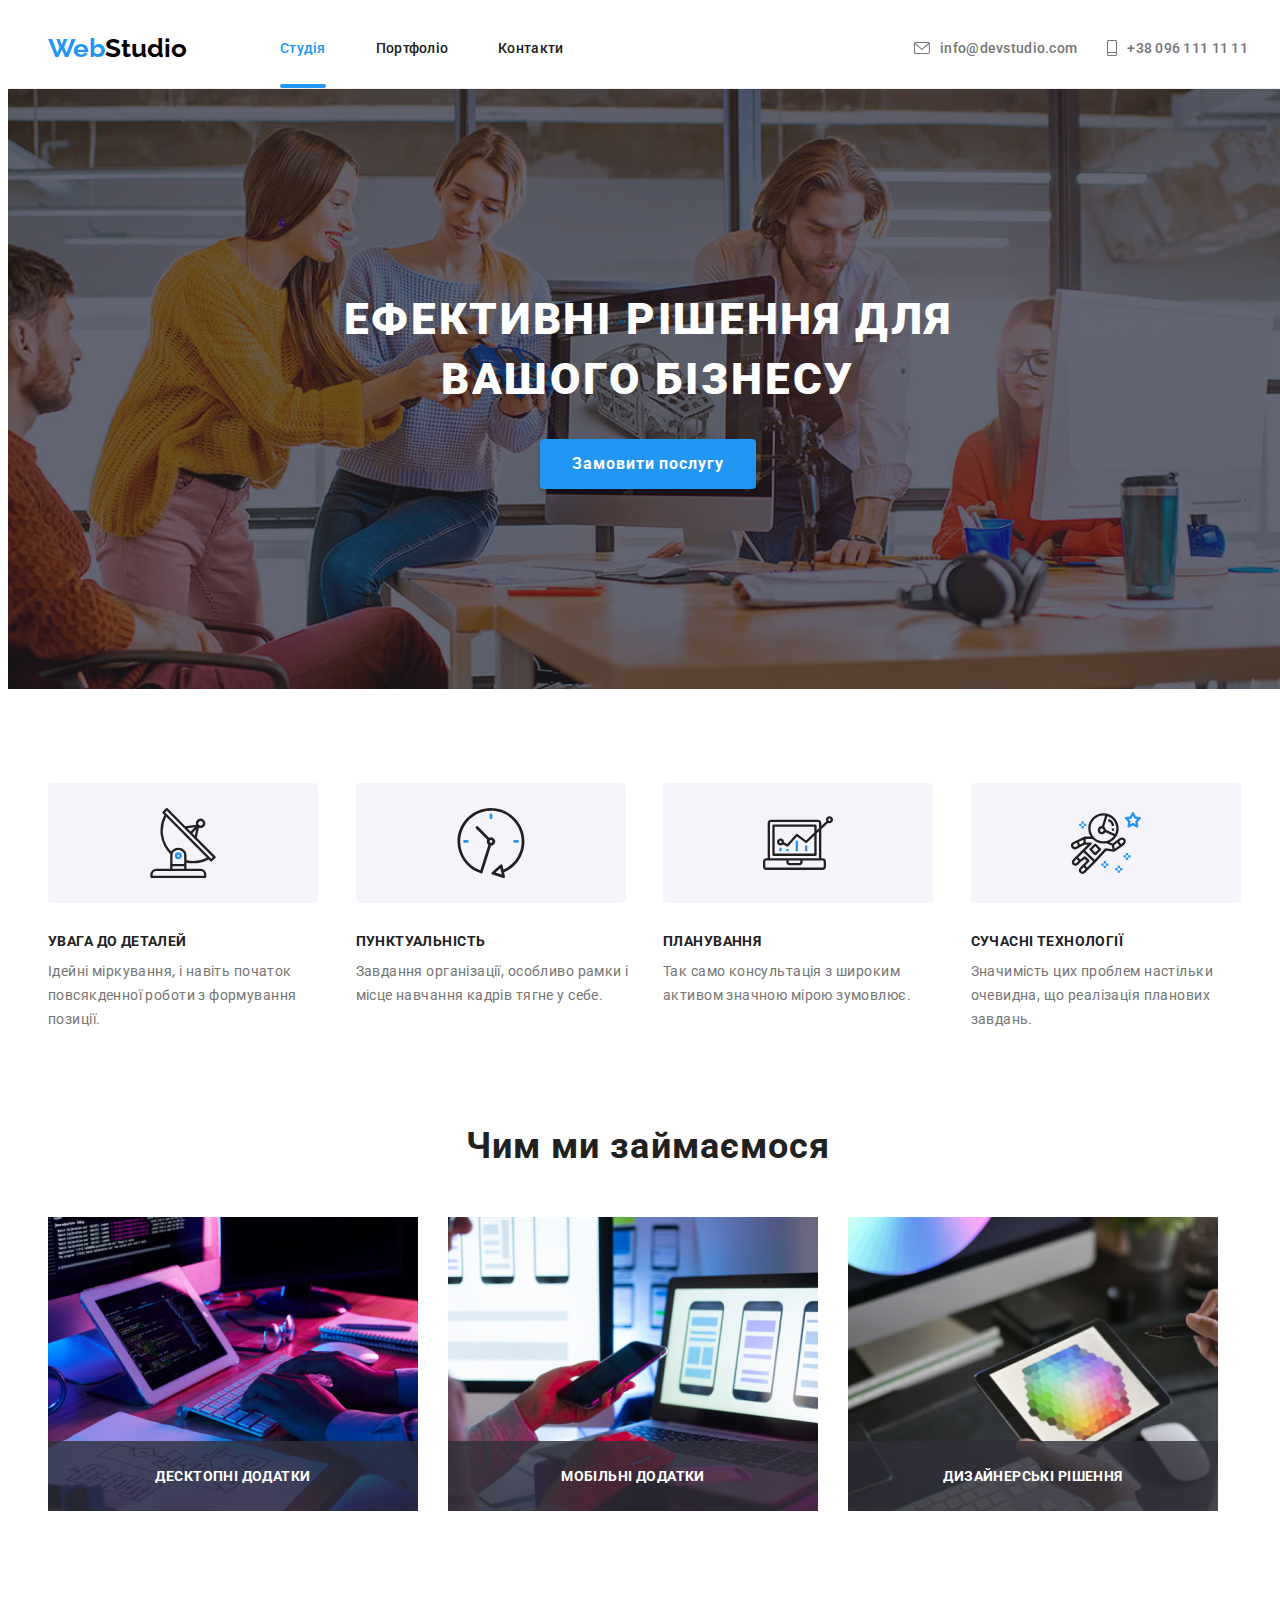
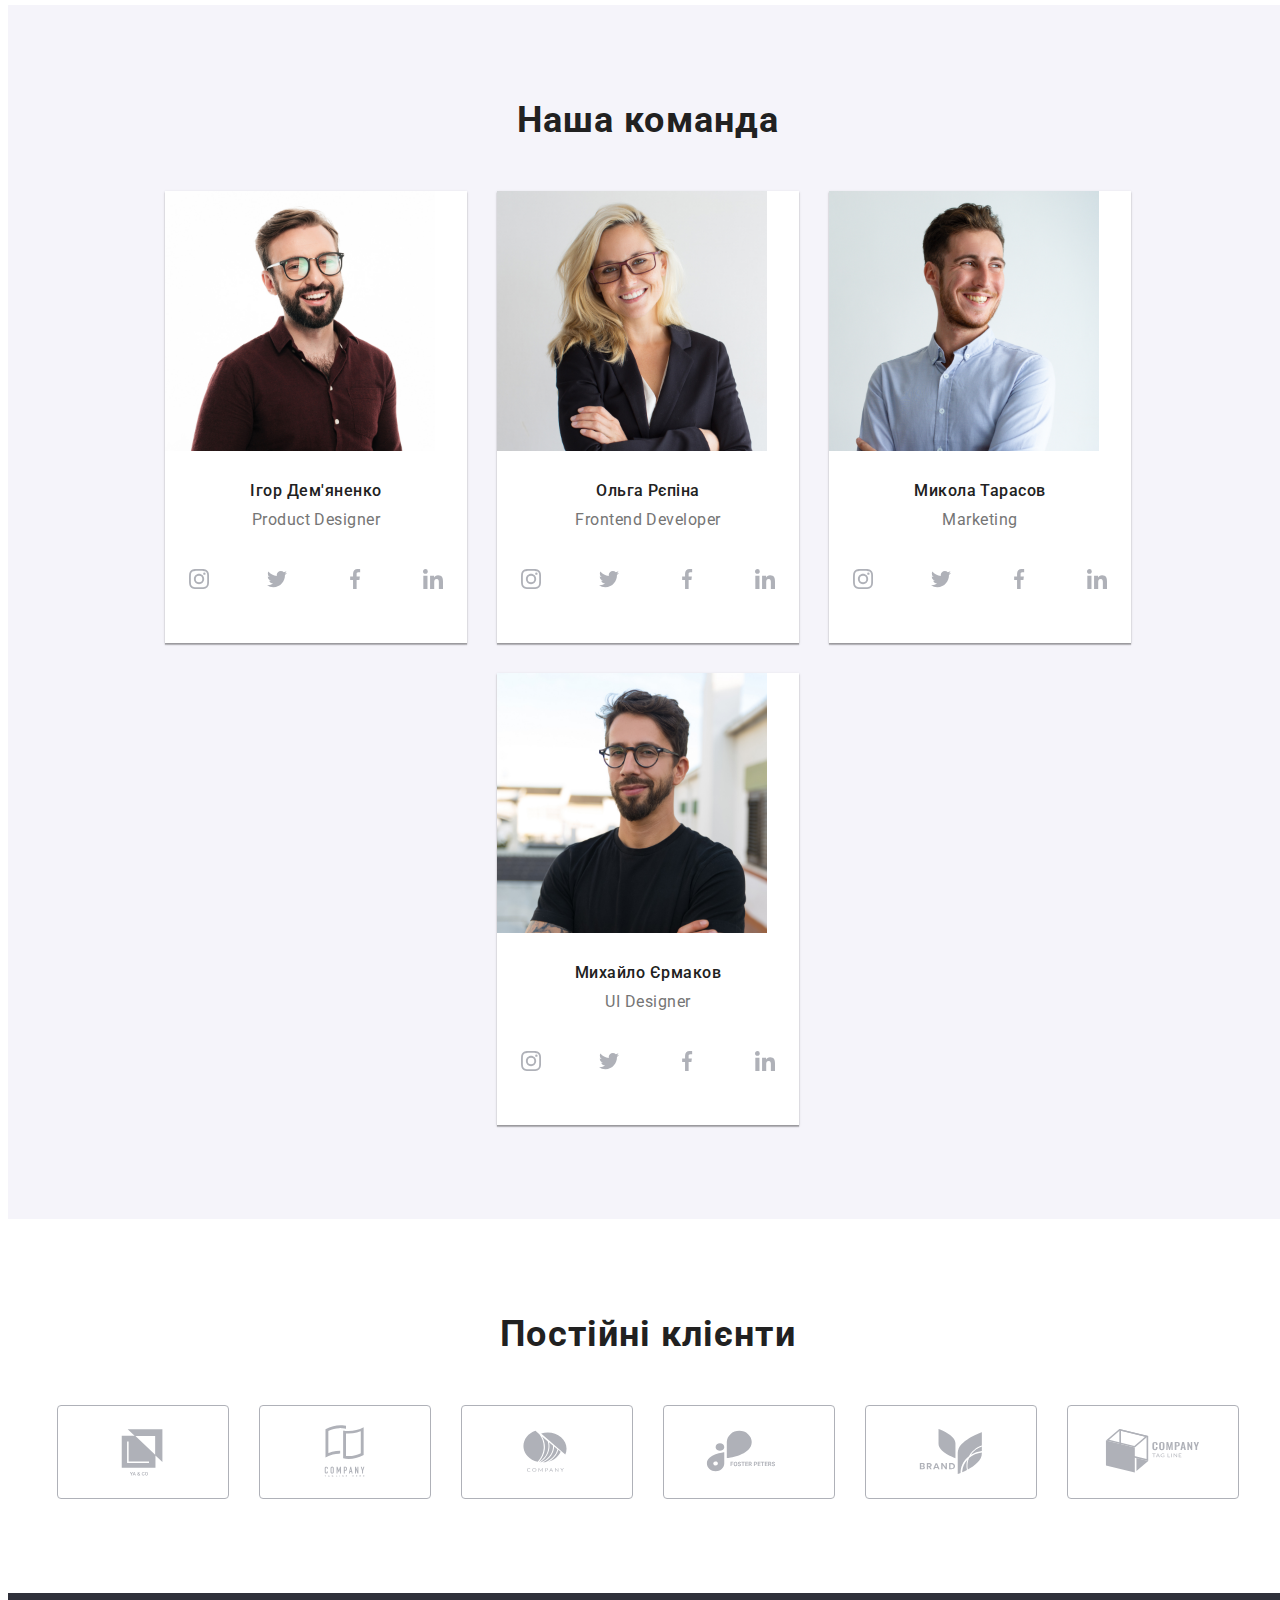
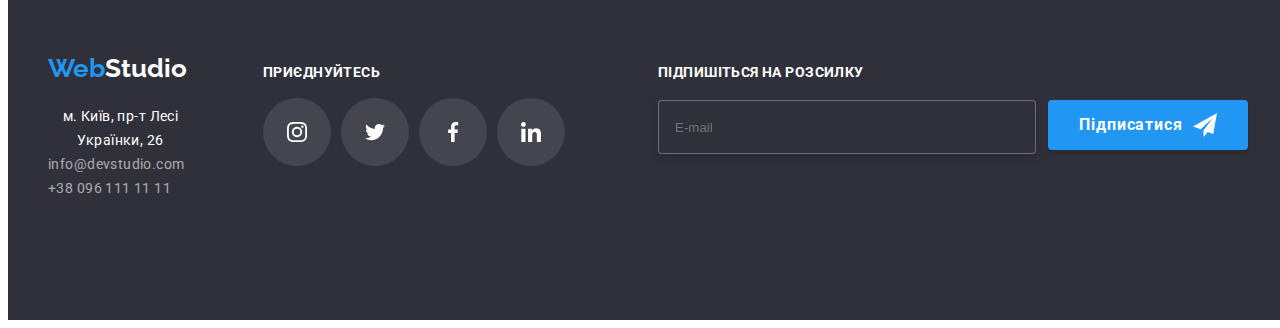
<file: index.html>
<!DOCTYPE html>
<html lang="uk">
  <head>
    <meta charset="UTF-8">
    <meta http-equiv="X-UA-Compatible" content="IE=edge">
    <meta name="viewport" content="width=device-width, initial-scale=1.0">
    <title>WebStudio</title>
    <link rel="preconnect" href="https://fonts.googleapis.com">
    <link rel="preconnect" href="https://fonts.gstatic.com" crossorigin>
    <link href="https://fonts.googleapis.com/css2?family=Open+Sans:wght@400;500;600;700&family=Raleway:wght@700&family=Roboto:wght@400;500;700;900&display=swap" rel="stylesheet">
    <link rel="stylesheet" href="https://cdnjs.cloudflare.com/ajax/libs/modern-normalize/1.1.0/modern-normalize.min.css" integrity="sha512-wpPYUAdjBVSE4KJnH1VR1HeZfpl1ub8YT/NKx4PuQ5NmX2tKuGu6U/JRp5y+Y8XG2tV+wKQpNHVUX03MfMFn9Q==" crossorigin="anonymous" referrerpolicy="no-referrer">
    <link rel="stylesheet" href="./css/main.min.css">
  </head>
  <body>
    <!-- шапка страницы -->
    <header class="header">
      
        <!-- logo -->
      <div class="header__container container">
        <a class="header__logo logo" href="./index.html"><span class="header__web">Web</span>Studio</a>

        <button type="button" class="menu-burger is-open" aria-controls="menu-mobail" data-menu-button>
          <svg class="crosi" width="40" height="40" aria-label="переключатель мобильного меню">
            <use class="icon-cross" href="./images/sprite.svg#mobils"></use>
            <use class="icon-minmenu" href="./images/sprite.svg#closemob"></use>
          </svg>
        </button>
        <div class="menu-mobail" id="menu-mobail" data-menu>
          <div class="navigations">
          <nav class="nav">

            <ul class="nav__list list">
              <li class="nav__item"><a href="./index.html" class="nav__link current link"><span class="nav__studio">Студія</span></a></li>
              <li class="nav__item"><a href="./portfolio.html" class="nav__link link">Портфоліо</a></li>
              <li class="nav__item"><a href="#" class="nav__link link">Контакти</a></li>
            </ul>
          </nav>
        </div>
        <div class="contacts">
          <ul class="two__list list">
            <li class="two__item">
              <a class="two__link link" href="mailto:info@devstudio.com">
                <svg class="two__envelope" width="16" height="12">
                <use xlink:href="./images/sprite.svg#envelope">
                </use>
              </svg>info@devstudio.com</a>
            </li>
            <li class="two__item">
              <a class="two__links link" href="tel:+380961111111">
                <svg class="two__vector" width="10" height="16">
                <use xlink:href="./images/sprite.svg#vector">
                </use>
              </svg>+38 096 111 11 11</a>
            </li>
          </ul>
            <ul class="application">
              <li class="application-focks"><a class="application-item link" href="">Instagram</a></li>
              <li class="application-focks"><a class="application-item link" href="">Twitter</a></li>
              <li class="application-focks"><a class="application-item link" href="">Facebook</a></li>
              <li class="application-focks"><a class="application-item link" href="">LinkedIn</a></li>
            </ul>
            
        </div>
        </div>
      </div>
      
  </header>
    

    <!-- уникальный контент страницы -->

    <main class="hero">
      <section class="hero-baner">
        <div class="container">
        <h1 class="hero-baner__title">Ефективні рішення для вашого бізнесу</h1>
        <button class="hero-baner__btn" type="button" data-modal-open>Замовити послугу</button>
        <div class="beckdrop is-hidden" data-modal>
          <div class="modal-window">
            <button class="modal-window__btn" type="button" data-modal-close>
              <svg class="modal-window__cross" width="11" height="11">
                <use href="./images/sprite.svg#icon-close"></use>
              </svg>
            </button>
            <p class="modal-window__title">Залиште свої дані, ми вам передзвонимо</p>
            <form class="modal-window__form">
                <label class="modal-window__field">
                  <span class="modal-window__label">Ім'я</span>
                  <input class="modal-window__input" type="text" name="user-name" required>
                  <svg class="modal-window__icon" width="12" height="12">
                    <use href="./images/icons.svg#people-vector"></use>
                  </svg>
                </label>
                <label class="modal-window__field">
                  <span class="modal-window__label">Телефон</span>
                  <input class="modal-window__input" type="text" name="user-phone" required>
                  <svg class="modal-window__icon" width="13" height="13">
                    <use href="./images/icons.svg#tel-vector"></use>
                  </svg>
                </label>
                <label class="modal-window__field">
                  <span class="modal-window__label">Пошта</span>
                  <input class="modal-window__input" type="text" name="user-email" required>
                  <svg class="modal-window__icon" width="15" height="12">
                    <use href="./images/icons.svg#email-vector"></use>
                  </svg>
                </label>
                <label class="modal-window__fields">
                  <span class="modal-window__labelss">Коментар</span>
                  <textarea class="modal-window__email" name="user-coments" rows="5" placeholder="Введіть текст"></textarea>
                </label>
              <label class="modal-window__ways">
                <input class="modal-window__checkbox" type="checkbox" name="agreement-checkbox">
                <svg class="modal-window__checkboxicon" width="16" height="15">
                  <use class="checked" href="./images/icons.svg#icon-check"></use>
                  <use class="unchecked" href="./images/icons.svg#icon-uncheck"></use>
                </svg>
                <span class="modal-window__checktext">Погоджуюся з розсилкою та приймаю <a class="modal-window__blue link" href="">Умови договору</a></span>
              </label>
              <button class="modal-window__btns" type="submit"><span class="modal-window__btngo">Відправити</span></button>
            </form>
        </div>
        </div>
        </div>
      </section>
      <section class="section-page">
        <div class="container">
        <h2 class="section-page__hidden">нащi властивостi</h2>
        <ul class="section-page__first list">
          <li class="section-page__second">
            <div class="section-page__icons">
              <svg class="section-page__icon" width="70" height="70">
                <use href="./images/icons.svg#antenna1"></use>
              </svg>
            </div>
            <h3 class="section-page__item section-page__title">УВАГА ДО ДЕТАЛЕЙ</h3>
            <p class="section-page__text">Ідейні міркування, і навіть початок повсякденної роботи з формування позиції.</p>
          </li>
          <li class="section-page__second">
            <div class="section-page__icons">
              <svg class="section-page__icon" width="70" height="70">
                <use href="./images/icons.svg#clock1"></use>
              </svg>
            </div>
            <h3 class="section-page__item section-page__title">ПУНКТУАЛЬНІСТЬ</h3>
            <p class="section-page__text">Завдання організації, особливо рамки і місце навчання кадрів тягне у себе.</p>
          </li>
          <li class="section-page__second">
            <div class="section-page__icons">
              <svg class="section-page__icon" width="70" height="70">
                <use href="./images/icons.svg#diagram1"></use>
              </svg>
            </div>
            <h3 class="section-page__item section-page__title">ПЛАНУВАННЯ</h3>
            <p class="section-page__text">Так само консультація з широким активом значною мірою зумовлює.</p>
          </li>
          <li class="section-page__second">
            <div class="section-page__icons">
              <svg class="section-page__icon" width="70" height="70">
                <use href="./images/icons.svg#astronaut1"></use>
              </svg>
            </div>
            <h3 class="section-page__item section-page__title">СУЧАСНІ ТЕХНОЛОГІЇ</h3>
            <p class="section-page__text">Значимість цих проблем настільки очевидна, що реалізація планових завдань.</p>
          </li>
        </ul>
        </div>
      </section>
      <section class="section-work">
       <div class="section-work__container container">
        <h2 class="section-work__text section-work__title">Чим ми займаємося</h2>
        <ul class="section-work__img list">
          <li class="section-work__items">
            <div class="section-work__wrapper">
              <picture>
                <source media="(min-width: 1200px)"
                srcset="./images/desktop-bg/img1bg_370.jpg 1x, ./images/desktop-bg/img1bg_740.jpg 2x">

            <img class="section-work__about" src="./images/img(1).jpg" alt="стiл розробника" width="370">
          </picture>
            <div class="section-work__overlay">
              <p class="section-work__overlays">Десктопні додатки</p>
            </div>
            </div>
          </li>
          <li class="section-work__items">
            <div class="section-work__wrapper">
              <picture>
                <source media="(min-width: 1200px)"
                srcset="./images/desktop-bg/img2bg-370.jpg 1x, ./images/desktop-bg/img2bg-740.jpg 2x">

            <img class="section-work__about" src="./images/img(2).jpg" alt="стiл розробника додатку до смартфонiв" width="370">
          </picture>
            <div class="section-work__overlay">
              <p class="section-work__overlays">Мобільні додатки</p>
            </div>
            </div>
          </li>
          <li class="section-work__items">
            <div class="section-work__wrapper">
              <picture>
                <source media="(min-width: 1200px)"
                srcset="./images/desktop-bg/img3bg-370.jpg 1x, ./images/desktop-bg/img3bg-740.jpg 2x">

            <img class="section-work__about" src="./images/img(3).jpg" alt="стiл дизайнера кольору" width="370">
            </picture>
            <div class="section-work__overlay">
              <p class="section-work__overlays">Дизайнерські рішення</p>
            </div>
            </div>
          </li>
        </ul>
       </div>
      </section>
      <section class="section-services">
        <div class="section-services__container container">
        <h2 class="section-services__work">Наша команда</h2>
        <ul class="section-services__before list">
          <li class="section-services__cover">
            <picture>
              <source media="(max-width: 767px)"
              srcset="./images/mobail-sm/imgigor-sm_450.jpg 1x, ./images/mobail-sm/imgigor-sm_900.jpg 2x">
              <source media="(min-width: 768px) and (max-width: 1199px)"
              srcset="./images/tablet-md/imgigor-md-354.jpg 1x, ./images/tablet-md/imgigor-md-354.jpg 2x">
              <source media="(min-width: 1200px)"
              srcset="./images/desktop-bg/kris-bg_270.jpg 1x, ./images/desktop-bg/kris-bg_270.jpg 2x">
              
              <img class="section-services__img" src="./images/Product_designer.jpg" alt="Product-designer" width="270">
            </picture>
            <div class="section-services__document">
            <h3 class="section-services__title">Ігор Дем'яненко</h3>
            <p class="section-services__text">Product Designer</p>
            <ul class="section-services__application">
              <li class="section-services__people">
                <a href="" class="section-services__services">
                  <svg class="section-services__icons" width="20" height="20">
                    <use href="./images/sprite.svg#instagram"></use>
                  </svg>
                </a>
              </li>
              <li class="section-services__people">
                <a href="" class="section-services__services">
                  <svg class="section-services__icons" width="20" height="20">
                    <use href="./images/sprite.svg#twitter"></use>
                  </svg>
                </a>
              </li>
              <li class="section-services__people">
                <a href="" class="section-services__services">
                  <svg class="section-services__icons" width="20" height="20">
                    <use href="./images/sprite.svg#facebook"></use>
                  </svg>
                </a>
              </li>
              <li class="section-services__people">
                <a href="" class="section-services__services">
                  <svg class="section-services__icons" width="20" height="20">
                    <use href="./images/sprite.svg#linkedin"></use>
                  </svg>
                </a>
              </li>
            </ul>
            </div>
          </li>
          <li class="section-services__cover">
            <picture>
              <source media="(max-width: 767px)"
              srcset="./images/mobail-sm/imgolga-sm_450.jpg 1x, ./images/mobail-sm/imgolga-sm_900.jpg 2x">
              <source media="(min-width: 768px) and (max-width: 1199px)"
              srcset="./images/tablet-md/imgolga-md-354.jpg 1x, ./images/tablet-md/imgolga-md-708.jpg 2x">
              <source media="(min-width: 1200px)"
              srcset="./images/desktop-bg/olga-bg_270.jpg 1x, ./images/desktop-bg/olga-bg_540.jpg 2x">

            <img class="section-services__img" src="./images/Frontend_developer.jpg" alt="Frontend-developer"width="270">
            </picture>
            <div class="section-services__document">
            <h3 class="section-services__title">Ольга Рєпіна</h3>
            <p class="section-services__text">Frontend Developer</p>
            <ul class="section-services__application">
              <li class="section-services__people">
                <a href="" class="section-services__services">
                  <svg class="section-services__icons" width="20" height="20">
                    <use href="./images/sprite.svg#instagram"></use>
                  </svg>
                </a>
              </li>
              <li class="section-services__people">
                <a href="" class="section-services__services">
                  <svg class="section-services__icons" width="20" height="20">
                    <use href="./images/sprite.svg#twitter"></use>
                  </svg>
                </a>
              </li>
              <li class="section-services__people">
                <a href="" class="section-services__services">
                  <svg class="section-services__icons" width="20" height="20">
                    <use href="./images/sprite.svg#facebook"></use>
                  </svg>
                </a>
              </li>
              <li class="section-services__people">
                <a href="" class="section-services__services">
                  <svg class="section-services__icons" width="20" height="20">
                    <use href="./images/sprite.svg#linkedin"></use>
                  </svg>
                </a>
              </li>
            </ul>
            </div>
          </li>
          <li class="section-services__cover">
            <picture>
              <source media="(max-width: 767px)"
              srcset="./images/mobail-sm/imgmukola-sm_450.jpg 1x, ./images/mobail-sm/imgmukola-sm_900.jpg 2x">
              <source media="(min-width: 768px) and (max-width: 1199px)"
              srcset="./images/tablet-md/imgmiha-md-354.jpg 1x, ./images/tablet-md/imgmiha-md-708.jpg 2x">
              <source media="(min-width: 1200px)"
              srcset="./images/desktop-bg/ruan-bg_270.jpg 1x, ./images/desktop-bg/ruan-bg_540.jpg 2x">

            <img class="section-services__img" src="./images/Marketing.jpg" alt="Marketing" width="270">
            </picture>
            <div class="section-services__document">
            <h3 class="section-services__title">Микола Тарасов</h3>
            <p class="section-services__text">Marketing</p>
            <ul class="section-services__application">
              <li class="section-services__people">
                <a href="" class="section-services__services">
                  <svg class="section-services__icons" width="20" height="20">
                    <use href="./images/sprite.svg#instagram"></use>
                  </svg>
                </a>
              </li>
              <li class="section-services__people">
                <a href="" class="section-services__services">
                  <svg class="section-services__icons" width="20" height="20">
                    <use href="./images/sprite.svg#twitter"></use>
                  </svg>
                </a>
              </li>
              <li class="section-services__people">
                <a href="" class="section-services__services">
                  <svg class="section-services__icons" width="20" height="20">
                    <use href="./images/sprite.svg#facebook"></use>
                  </svg>
                </a>
              </li>
              <li class="section-services__people">
                <a href="" class="section-services__services">
                  <svg class="section-services__icons" width="20" height="20">
                    <use href="./images/sprite.svg#linkedin"></use>
                  </svg>
                </a>
              </li>
            </ul>
            </div>
          </li>
          <li class="section-services__cover">
            <picture>
              <source media="(max-width: 767px)"
              srcset="./images/mobail-sm/imgmiha-sm_450.jpg 1x, ./images/mobail-sm/imgmiha-sm_900.jpg 2x">
              <source media="(min-width: 768px) and (max-width: 1199px)"
              srcset="./images/tablet-md/imgmihail-md-354.jpg 1x, ./images/tablet-md/imgmihail-md-708.jpg 2x">
              <source media="(min-width: 1200px)"
              srcset="./images/desktop-bg/miha-bg_270.jpg 1x, ./images/desktop-bg/miha-bg_540.jpg 2x">

            <img class="section-services__img" src="./images/UI_designer.jpg" alt="UI-designer" width="270">
            </picture>
            <div class="section-services__document">
            <h3 class="section-services__title">Михайло Єрмаков</h3>
            <p class="section-services__text">UI Designer</p>
            <ul class="section-services__application">
              <li class="section-services__people">
                <a href="" class="section-services__services">
                  <svg class="section-services__icons" width="20" height="20">
                    <use href="./images/sprite.svg#instagram"></use>
                  </svg>
                </a>
              </li>
              <li class="section-services__people">
                <a href="" class="section-services__services">
                  <svg class="section-services__icons" width="20" height="20">
                    <use href="./images/sprite.svg#twitter"></use>
                  </svg>
                </a>
              </li>
              <li class="section-services__people">
                <a href="" class="section-services__services">
                  <svg class="section-services__icons" width="20" height="20">
                    <use href="./images/sprite.svg#facebook"></use>
                  </svg>
                </a>
              </li>
              <li class="section-services__people">
                <a href="" class="section-services__services">
                  <svg class="section-services__icons" width="20" height="20">
                    <use href="./images/sprite.svg#linkedin"></use>
                  </svg>
                </a>
              </li>
            </ul>
            </div>
          </li>
        </ul>
        </div>
      </section>
      <section class="section-client">
        <div class="container">
          <h2 class="section-clients__clients">Постійні клієнти</h2>
          <ul class="section-clients__list list">
            <li class="section-clients__items">
              <a href="" class="section-clients__link">
                <svg class="section-clients__icon" width="106" height="60">
                  <use href="./images/sprite.svg#ya-co"></use>
                </svg>
              </a></li>
            <li class="section-clients__items">
              <a href="" class="section-clients__link">
                <svg class="section-clients__icon" width="106" height="60">
                  <use href="./images/sprite.svg#company"></use>
              </svg>
            </a></li>
            <li class="section-clients__items">
              <a href="" class="section-clients__link">
                <svg class="section-clients__icon" width="106" height="60">
                  <use href="./images/sprite.svg#company-second"></use>
              </svg>
            </a></li>
            <li class="section-clients__items">
              <a href="" class="section-clients__link">
                <svg class="section-clients__icon" width="106" height="60">
                  <use href="./images/sprite.svg#foster-peter"></use>
              </svg>
              </a></li>
            <li class="section-clients__items">
              <a href="" class="section-clients__link">
                <svg class="section-clients__icon" width="106" height="60">
                  <use href="./images/sprite.svg#brand"></use>
              </svg>
            </a></li>
            <li class="section-clients__items">
              <a href="" class="section-clients__link">
                <svg class="section-clients__icon" width="106" height="60">
                  <use href="./images/sprite.svg#tag-line"></use>
              </svg>
            </a></li>
          </ul>
        </div>
      </section>
    </main>

    <!-- подвал страницы -->

    <footer class="section-footer">
      <div class="container">
        <div class="section-footer__joins">
     <div class="divase">
      <div class="section-footer__secondjoins">
        <a class="section-footer__logotype" href="./index.html"><span class="header__web">Web</span>Studio</a>
     <address class="section-footer__address">
       <ul class="section-footer__before list">
         <li class="section-footer__item"><a class="section-footer__map link" href="https://goo.gl/maps/Yp1MJyX35UvS2NjQA" target="_blank" rel="noopener noreferrer nofollow">м. Київ, пр-т Лесі Українки, 26</a></li>
         <li class="section-footer__item">
           <a class="section-footer__link link"  href="mailto:info@devstudio.com">info@devstudio.com</a>
         </li>
         <li class="section-footer__item">
           <a class="section-footer__link link" href="tel:+380961111111">+38 096 111 11 11</a>
         </li>
       </ul>
     </address>
     </div>
     <div class="section-footer__go">
       <h2 class="section-footer__ap">приєднуйтесь</h2>
       <ul class="section-footer__application">
         <li class="section-footer__people">
           <a href="" class="section-footer__serv">
             <svg class="section-footer__icons" width="20" height="20">
               <use href="./images/sprite.svg#instagram"></use>
             </svg>
           </a>
         </li>
         <li class="section-footer__people">
           <a href="" class="section-footer__serv">
             <svg class="section-footer__icons" width="20" height="20">
               <use href="./images/sprite.svg#twitter"></use>
             </svg>
           </a>
         </li>
         <li class="section-footer__people">
           <a href="" class="section-footer__serv">
             <svg class="section-footer__icons" width="20" height="20">
               <use href="./images/sprite.svg#facebook"></use>
             </svg>
           </a>
         </li>
         <li class="section-footer__people">
           <a href="" class="section-footer__serv">
             <svg class="section-footer__icons" width="20" height="20">
               <use href="./images/sprite.svg#linkedin"></use>
             </svg>
           </a>
         </li>
       </ul>
     </div>
     </div>
      <div class="last-footer">
        <p class="last-footer__text">Підпишіться на розсилку</p>
        <form class="others">
            <div class="last-footer__inputs">
              <label class="last-footer__label">
              <input class="last-footer__email" type="text" name="mail-footer" placeholder="E-mail">
          </label>
            </div>
              <div class="last-footer__other">
                <button class="last-footer__mail" type="submit"><span class="last-footer__btns">Підписатися</span>
                  <svg class="last-footer__send" width="24" height="24">
                    <use href="./images/sprite.svg#icon-send"></use>
                  </svg>
                </button>
              </div>
        </form>
      </div>
      </div>
      </div>
    </footer>
    <script src="./js/modal.js"></script>
    <script src="./js/modals.js"></script>
  </body>
</html>
</file>
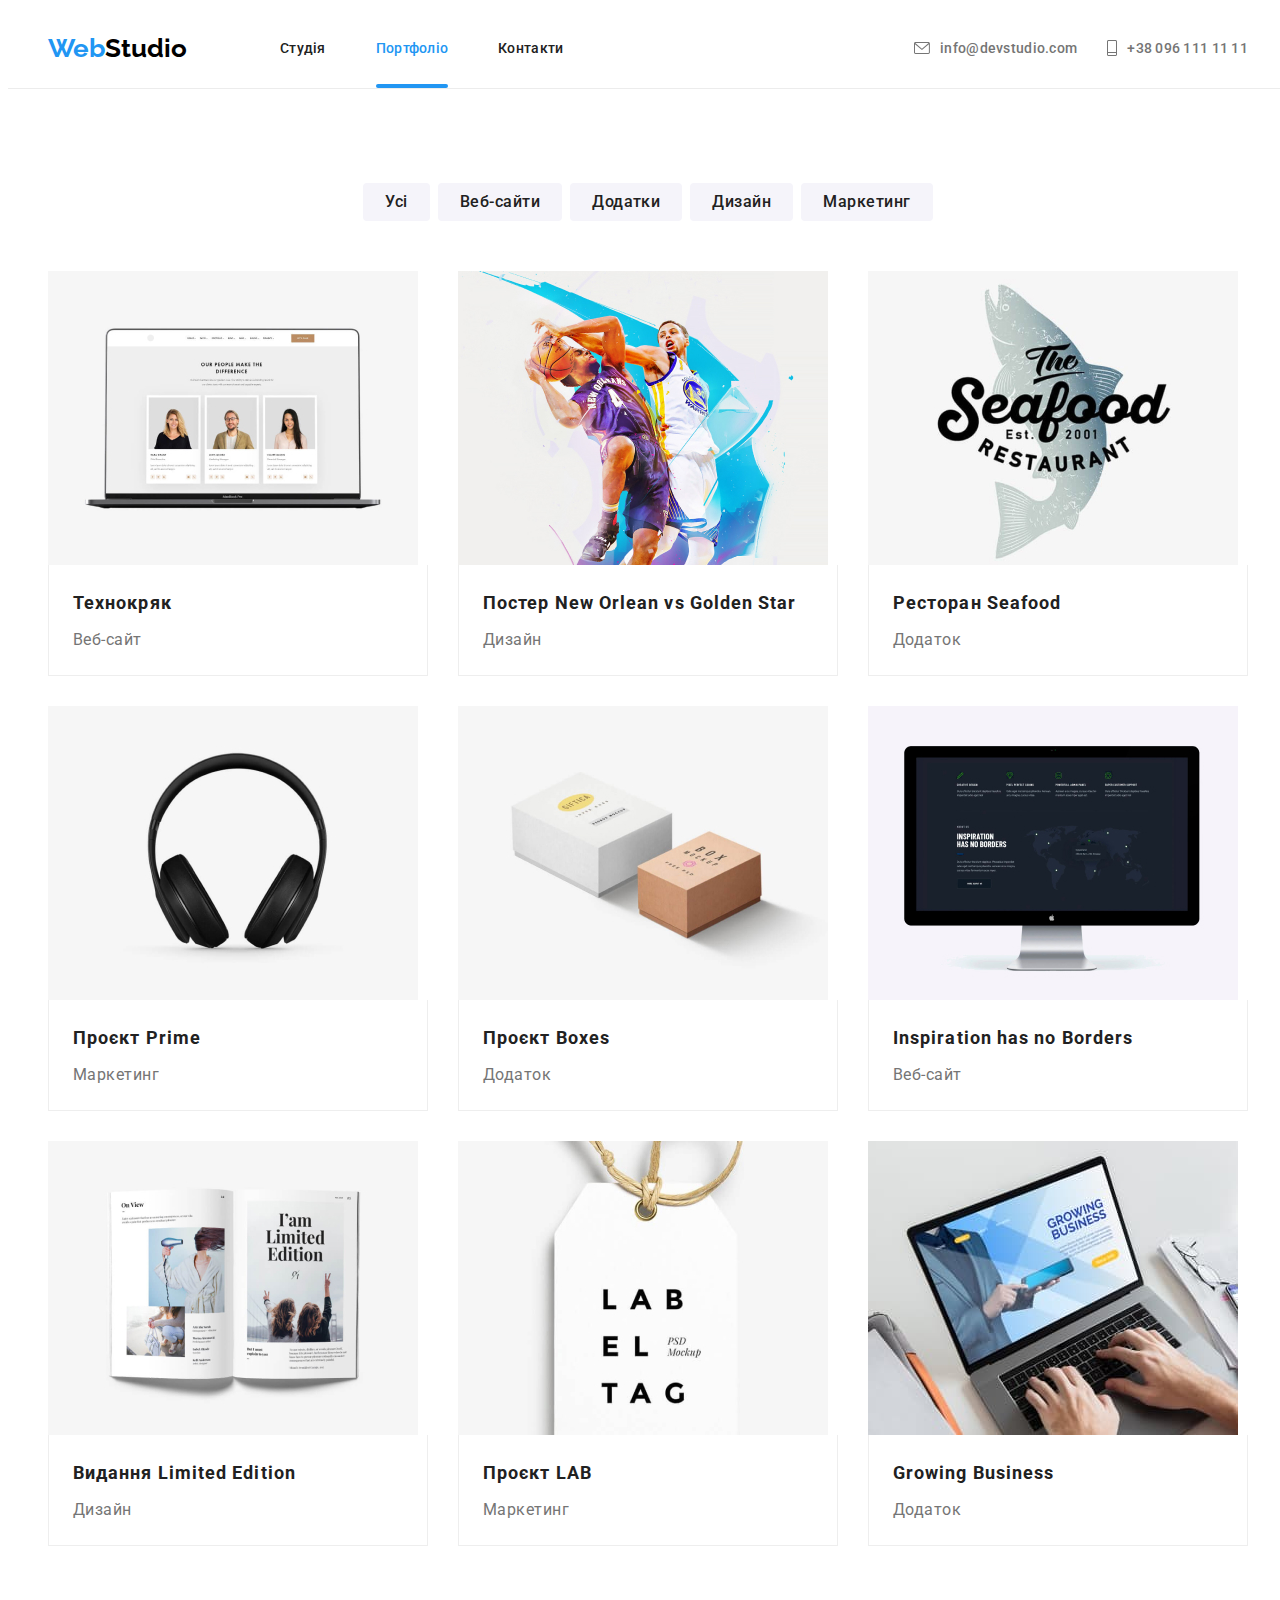
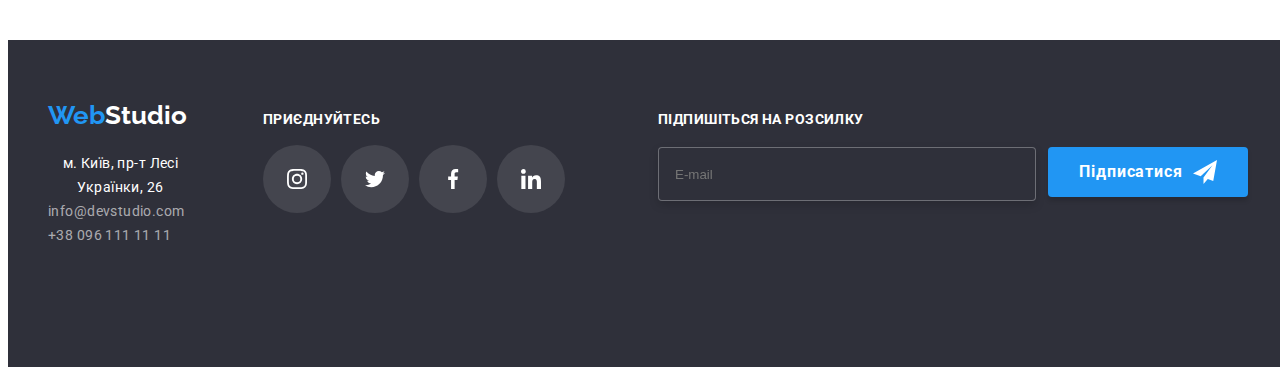
<file: portfolio.html>
<!DOCTYPE html>
<html lang="uk">
  <head>
    <meta charset="UTF-8">
    <meta http-equiv="X-UA-Compatible" content="IE=edge">
    <meta name="viewport" content="width=device-width, initial-scale=1.0">
    <title>Портфоліо</title>
    <link rel="preconnect" href="https://fonts.googleapis.com">
    <link rel="preconnect" href="https://fonts.gstatic.com" crossorigin>
    <link href="https://fonts.googleapis.com/css2?family=Open+Sans:wght@400;500;600;700&family=Raleway:wght@700&family=Roboto:wght@400;500;700;900&display=swap" rel="stylesheet">
    <link rel="stylesheet" href="https://cdnjs.cloudflare.com/ajax/libs/modern-normalize/1.1.0/modern-normalize.min.css" integrity="sha512-wpPYUAdjBVSE4KJnH1VR1HeZfpl1ub8YT/NKx4PuQ5NmX2tKuGu6U/JRp5y+Y8XG2tV+wKQpNHVUX03MfMFn9Q==" crossorigin="anonymous" referrerpolicy="no-referrer">
    <link rel="stylesheet" href="./css/main.min.css">
  </head>
  
  <body>
    <!-- шапка страницы -->

    <header class="header">
      
      <!-- logo -->
    <div class="header__container container">
      <a class="header__logo logo" href="./index.html"><span class="header__web">Web</span>Studio</a>

      <button type="button" class="menu-burger is-open" aria-controls="menu-mobail" data-menu-button>
        <svg class="crosi" width="40" height="40" aria-label="переключатель мобильного меню">
          <use class="icon-cross" href="./images/sprite.svg#mobils"></use>
          <use class="icon-minmenu" href="./images/sprite.svg#closemob"></use>
        </svg>
      </button>
      <div class="menu-mobail" id="menu-mobail" data-menu>
        <div class="navigations">
        <nav class="nav">

          <ul class="nav__list list">
            <li class="nav__item"><a href="./index.html" class="nav__link link">Студія</a></li>
          <li class="nav__item">
            <a href="./portfolio.html" class="nav__link current link"><span class="portfolio">Портфоліо</span></a>
          </li>
            <li class="nav__item"><a href="#" class="nav__link link">Контакти</a></li>
          </ul>
        </nav>
      </div>
      <div class="contacts">
        <ul class="two__list list">
          <li class="two__item">
            <a class="two__link link" href="mailto:info@devstudio.com">
              <svg class="two__envelope" width="16" height="12">
              <use xlink:href="./images/sprite.svg#envelope">
              </use>
            </svg>info@devstudio.com</a>
          </li>
          <li class="two__item">
            <a class="two__links link" href="tel:+380961111111">
              <svg class="two__vector" width="10" height="16">
              <use xlink:href="./images/sprite.svg#vector">
              </use>
            </svg>+38 096 111 11 11</a>
          </li>
        </ul>
        <div class="application">
          <a class="application-item link" href="">Instagram</a>
          <a class="application-item link" href="">Twitter</a>
          <a class="application-item link" href="">Facebook</a>
          <a class="application-item link" href="">LinkedIn</a>
        </div>
      </div>
      </div>
    </div>
    
</header>
    <main>
      <section class="section-portfolio">
        <div class="container">
        <h1 class="section-page__hidden">портфолио</h1>
        <ul class="section-portfolio__button list">
          <li><button class="section-portfolio__btn" type="button">Усі</button></li>
          <li><button class="section-portfolio__btn" type="button">Веб-сайти</button></li>
          <li><button class="section-portfolio__btn" type="button">Додатки</button></li>
          <li><button class="section-portfolio__btn" type="button">Дизайн</button></li>
          <li><button class="section-portfolio__btn" type="button">Маркетинг</button></li>
        </ul>
        <ul class="section-portfolio__project list">
          <li class="section-portfolio__photo">
            <a class="section-portfolio__link link" href="">
              <div class="section-portfolio__thumb">
                <picture>
                  <source media="(max-width: 767px)"
                  srcset="./images/mobail-sm/imgtehno-sm-450.jpg 1x, ./images/mobail-sm/imgtehno-sm-900.jpg 2x">
                  <source media="(min-width: 768px) and (max-width: 1199px)"
                  srcset="./images/tablet-md/tehno-md-354.jpg 1x, ./images/tablet-md/tehno-md-708.jpg 2x">
                  <source media="(min-width: 1200px)"
                  srcset="./images/desktop-bg/imgtehno-bg_370.jpg 1x, ./images/desktop-bg/imgtehno-bg_740.jpg 2x">

                <img class="section-portfolio__image" width="370" src="./images/Technocrack.jpg" alt="Technocrack">
                </picture>
                <div class="section-portfolio__overflow">
                  <p class="section-portfolio__text">Ресурс пропонує комплексні пропозиції з різним рівнем функціоналу та сервісів. Все це дозволить відвідувачу отримати
                  вичерпні відомості про компанію чи приватну особу.</p>
                </div>
              </div>
              <div class="section-portfolio__data">              
              <h2 class="section-portfolio__first">Технокряк</h2>
              <p class="section-portfolio__second">Веб-сайт</p>
              </div>
            </a>
          </li>
          <li class="section-portfolio__photo">
            <a class="section-portfolio__link link" href="">
              <div class="section-portfolio__thumb">
                <picture>
                  <source media="(max-width: 767px)"
                  srcset="./images/mobail-sm/imgorlean-sm-450.jpg 1x, ./images/mobail-sm/imgorlean-sm-900.jpg 2x">
                  <source media="(min-width: 768px) and (max-width: 1199px)"
                  srcset="./images/tablet-md/imgtehno-md-354.jpg 1x, ./images/tablet-md/imgtehno-md-708.jpg 2x">
                  <source media="(min-width: 1200px)"
                  srcset="./images/desktop-bg/imgorlean-370.jpg 1x, ./images/desktop-bg/imgorlean-740.jpg 2x">
                <img class="section-portfolio__image" width="370" src="./images/New-orlean-vs-golden-star.jpg" alt="New orlean vs golden star">
                </picture>
                <div class="section-portfolio__overflow">
                  <p class="section-portfolio__text">Ресурс пропонує комплексні пропозиції з різним рівнем функціоналу та сервісів. Все це дозволить відвідувачу отримати
                  вичерпні відомості про компанію чи приватну особу.</p>
                </div>
              </div>
              <div class="section-portfolio__data">
              <h2 class="section-portfolio__first">Постер New Orlean vs Golden Star</h2>
              <p class="section-portfolio__second">Дизайн</p>
              </div>
            </a>
          </li>
          <li class="section-portfolio__photo">
            <a class="section-portfolio__link link" href="">
              <div class="section-portfolio__thumb">
                <picture>
                  <source media="(max-width: 767px)"
                  srcset="./images/mobail-sm/imgfood-sm-450.jpg 1x, ./images/mobail-sm/imgfood-sm-900.jpg 2x">
                  <source media="(min-width: 768px) and (max-width: 1199px)"
                  srcset="./images/tablet-md/imgfood-md-354.jpg 1x, ./images/tablet-md/imgfood-md-708.jpg 2x">
                  <source media="(min-width: 1200px)"
                  srcset="./images/desktop-bg/imgfood-bg-370.jpg 1x, ./images/desktop-bg/imgfood-bg-740.jpg 2x">

                <img class="section-portfolio__image" width="370" src="./images/Seafood.jpg" alt="Seafood">
                </picture>
                <div class="section-portfolio__overflow">
                  <p class="section-portfolio__text">Ресурс пропонує комплексні пропозиції з різним рівнем функціоналу та сервісів. Все це дозволить відвідувачу отримати
                  вичерпні відомості про компанію чи приватну особу.</p>
                </div>
              </div>
              <div class="section-portfolio__data">
              <h2 class="section-portfolio__first">Ресторан Seafood</h2>
              <p class="section-portfolio__second">Додаток</p>
              </div>
            </a>
          </li>
          <li class="section-portfolio__photo">
            <a class="section-portfolio__link link" href="">
              <div class="section-portfolio__thumb">
                <picture>
                  <source media="(max-width: 767px)"
                  srcset="./images/mobail-sm/imgprime-sm-450.jpg 1x, ./images/mobail-sm/imgprime-sm-900.jpg 2x">
                  <source media="(min-width: 768px) and (max-width: 1199px)"
                  srcset="./images/tablet-md/imgprime-md-354.jpg 1x, ./images/tablet-md/imgprime-md-708.jpg 2x">
                  <source media="(min-width: 1200px)"
                  srcset="./images/desktop-bg/imgprime-bg-370.jpg 1x, ./images/desktop-bg/imgprime-bg-740.jpg 2x">

                <img class="section-portfolio__image" width="370" src="./images/project-prime.jpg" alt="project prime">
                </picture>
                <div class="section-portfolio__overflow">
                  <p class="section-portfolio__text">Ресурс пропонує комплексні пропозиції з різним рівнем функціоналу та сервісів. Все це дозволить відвідувачу отримати
                  вичерпні відомості про компанію чи приватну особу.</p>
                </div>
              </div>
              <div class="section-portfolio__data">
              <h2 class="section-portfolio__first">Проєкт Prime</h2>
              <p class="section-portfolio__second">Маркетинг</p>
              </div>
            </a>
          </li>
          <li class="section-portfolio__photo">
            <a class="section-portfolio__link link" href="">
              <div class="section-portfolio__thumb">
                <picture>
                  <source media="(max-width: 767px)"
                  srcset="./images/mobail-sm/imgboxes-sm-450.jpg 1x, ./images/mobail-sm/imgboxes-sm-900.jpg 2x">
                  <source media="(min-width: 768px) and (max-width: 1199px)"
                  srcset="./images/tablet-md/imgboxes-md-354.jpg 1x, ./images/tablet-md/imgboxes-md-708.jpg 2x">
                  <source media="(min-width: 1200px)"
                  srcset="./images/desktop-bg/imgboxes-bg-370.jpg 1x, ./images/desktop-bg/imgboxes-bg-740.jpg 2x">

                <img class="section-portfolio__image" width="370" src="./images/project-boxes.jpg" alt="project boxes">
                </picture>
                <div class="section-portfolio__overflow">
                  <p class="section-portfolio__text">Ресурс пропонує комплексні пропозиції з різним рівнем функціоналу та сервісів. Все це дозволить відвідувачу отримати
                  вичерпні відомості про компанію чи приватну особу.</p>
                </div>
              </div>
              <div class="section-portfolio__data">
              <h2 class="section-portfolio__first">Проєкт Boxes</h2>
              <p class="section-portfolio__second">Додаток</p>
              </div>
            </a>
          </li>
          <li class="section-portfolio__photo">
            <a class="section-portfolio__link link" href="">
              <div class="section-portfolio__thumb">
                <picture>
                  <source media="(max-width: 767px)"
                  srcset="./images/mobail-sm/imgborders-sm-450.jpg 1x, ./images/mobail-sm/imgborders-sm-900.jpg 2x">
                  <source media="(min-width: 768px) and (max-width: 1199px)"
                  srcset="./images/tablet-md/imgborders-md-354.jpg 1x, ./images/tablet-md/imgborders-md-708.jpg 2x">
                  <source media="(min-width: 1200px)"
                  srcset="./images/desktop-bg/imgborders-bg-370.jpg 1x, ./images/desktop-bg/imgborders-bg-740.jpg 2x">

                <img class="section-portfolio__image" width="370" src="./images/Inspiration-has-no-borders.jpg" alt="Inspiration has no borders">
                </picture>
                <div class="section-portfolio__overflow">
                  <p class="section-portfolio__text">Ресурс пропонує комплексні пропозиції з різним рівнем функціоналу та сервісів. Все це дозволить відвідувачу отримати
                  вичерпні відомості про компанію чи приватну особу.</p>
                </div>
              </div>
              <div class="section-portfolio__data">
              <h2 class="section-portfolio__first">Inspiration has no Borders</h2>
              <p class="section-portfolio__second">Веб-сайт</p>
              </div>
            </a>
          </li>
          <li class="section-portfolio__photo">
            <a class="section-portfolio__link link" href="">
              <div class="section-portfolio__thumb">
                <picture>
                  <source media="(max-width: 767px)"
                  srcset="./images/mobail-sm/imgedition-sm-450.jpg 1x, ./images/mobail-sm/imgedition-sm-900.jpg 2x">
                  <source media="(min-width: 768px) and (max-width: 1199px)"
                  srcset="./images/tablet-md/imgedition-md-354.jpg 1x, ./images/tablet-md/imgedition-md-708.jpg 2x">
                  <source media="(min-width: 1200px)"
                  srcset="./images/desktop-bg/imgedition-bg-370.jpg 1x, ./images/desktop-bg/imgedition-bg-740.jpg 2x">

                <img class="section-portfolio__image" width="370" src="./images/Limited-edition.jpg" alt="Limited edition">
                </picture>
                <div class="section-portfolio__overflow">
                  <p class="section-portfolio__text">Ресурс пропонує комплексні пропозиції з різним рівнем функціоналу та сервісів. Все це дозволить відвідувачу отримати
                  вичерпні відомості про компанію чи приватну особу.</p>
                </div>
              </div>
              <div class="section-portfolio__data">
              <h2 class="section-portfolio__first">Видання Limited Edition</h2>
              <p class="section-portfolio__second">Дизайн</p>
              </div>
            </a>
          </li>
          <li class="section-portfolio__photo">
            <a class="section-portfolio__link link" href="">
              <div class="section-portfolio__thumb">
                <picture>
                  <source media="(max-width: 767px)"
                  srcset="./images/mobail-sm/imglab-sm-450.jpg 1x, ./images/mobail-sm/imglab-sm-900.jpg 2x">
                  <source media="(min-width: 768px) and (max-width: 1199px)"
                  srcset="./images/tablet-md/imglab-md-354.jpg 1x, ./images/tablet-md/imglab-md-708.jpg 2x">
                  <source media="(min-width: 1200px)"
                  srcset="./images/desktop-bg/imglab-bg-370.jpg 1x, ./images/desktop-bg/imglab-bg-740.jpg 2x">

                <img class="section-portfolio__image" width="370" src="./images/project-LAB.jpg" alt="project LAB">
                </picture>
                <div class="section-portfolio__overflow">
                  <p class="section-portfolio__text">Ресурс пропонує комплексні пропозиції з різним рівнем функціоналу та сервісів. Все це дозволить відвідувачу отримати
                  вичерпні відомості про компанію чи приватну особу.</p>
                </div>
              </div>
              <div class="section-portfolio__data">
              <h2 class="section-portfolio__first">Проєкт LAB</h2>
              <p class="section-portfolio__second">Маркетинг</p>
              </div>
            </a>
          </li>
          <li class="section-portfolio__photo">
            <a class="section-portfolio__link link" href="">
              <div class="section-portfolio__thumb">
                <picture>
                  <source media="(max-width: 767px)"
                  srcset="./images/mobail-sm/imgbusines-sm-450.jpg 1x, ./images/mobail-sm/imgbusines-sm-900.jpg 2x">
                  <s<source media="(min-width: 768px) and (max-width: 1199px)"
                  srcset="./images/tablet-md/imgbusines-md-708.jpg 1x, ./images/tablet-md/imgbusines-md-354.jpg 2x">
                  <source media="(min-width: 1200px)"
                  srcset="./images/desktop-bg/imgbusines-bg-370.jpg 1x, ./images/desktop-bg/imgbusines-bg-740.jpg 2x">

                <img class="section-portfolio__image" width="370" src="./images/Growing-business.jpg" alt="Growing business">
                </picture>
                <div class="section-portfolio__overflow">
                  <p class="section-portfolio__text">Ресурс пропонує комплексні пропозиції з різним рівнем функціоналу та сервісів. Все це дозволить відвідувачу отримати
                  вичерпні відомості про компанію чи приватну особу.</p>
                </div>
              </div>
              <div class="section-portfolio__data">
              <h2 class="section-portfolio__first">Growing Business</h2>
              <p class="section-portfolio__second">Додаток</p>
              </div>
            </a>
          </li>
        </ul>
        </div>
      </section>
    </main>
    <!-- подвал -->
    <footer class="section-footer">
      <div class="container">
        <div class="section-footer__joins">
     <div class="divase">
      <div class="section-footer__secondjoins">
        <a class="section-footer__logotype" href="./index.html"><span class="header__web">Web</span>Studio</a>
     <address class="section-footer__address">
       <ul class="section-footer__before list">
         <li class="section-footer__item"><a class="section-footer__map link" href="https://goo.gl/maps/Yp1MJyX35UvS2NjQA" target="_blank" rel="noopener noreferrer nofollow">м. Київ, пр-т Лесі Українки, 26</a></li>
         <li class="section-footer__item">
           <a class="section-footer__link link"  href="mailto:info@devstudio.com">info@devstudio.com</a>
         </li>
         <li class="section-footer__item">
           <a class="section-footer__link link" href="tel:+380961111111">+38 096 111 11 11</a>
         </li>
       </ul>
     </address>
     </div>
     <div class="section-footer__go">
       <h2 class="section-footer__ap">приєднуйтесь</h2>
       <ul class="section-footer__application">
         <li class="section-footer__people">
           <a href="" class="section-footer__serv">
             <svg class="section-footer__icons" width="20" height="20">
               <use href="./images/sprite.svg#instagram"></use>
             </svg>
           </a>
         </li>
         <li class="section-footer__people">
           <a href="" class="section-footer__serv">
             <svg class="section-footer__icons" width="20" height="20">
               <use href="./images/sprite.svg#twitter"></use>
             </svg>
           </a>
         </li>
         <li class="section-footer__people">
           <a href="" class="section-footer__serv">
             <svg class="section-footer__icons" width="20" height="20">
               <use href="./images/sprite.svg#facebook"></use>
             </svg>
           </a>
         </li>
         <li class="section-footer__people">
           <a href="" class="section-footer__serv">
             <svg class="section-footer__icons" width="20" height="20">
               <use href="./images/sprite.svg#linkedin"></use>
             </svg>
           </a>
         </li>
       </ul>
     </div>
     </div>
      <div class="last-footer">
        <p class="last-footer__text">Підпишіться на розсилку</p>
        <form class="others">
            <div class="last-footer__inputs">
              <label class="last-footer__label">
              <input class="last-footer__email" type="text" name="mail-footer" placeholder="E-mail">
          </label>
            </div>
              <div class="last-footer__other">
                <button class="last-footer__mail" type="submit"><span class="last-footer__btns">Підписатися</span>
                  <svg class="last-footer__send" width="24" height="24">
                    <use href="./images/sprite.svg#icon-send"></use>
                  </svg>
                </button>
              </div>
        </form>
      </div>
      </div>
      </div>
    </footer>
    <script src="./js/modals.js"></script>
  </body>
</html>
</file>
<file: css/main.min.css>
:root{--primary-text-color: #000000;--title-text-color: #212121;--border-bottom: #ECECEC;--accent-color: #2196F3;--h-color-fon: #C4C4C4;--overlay-box: rgba(47, 48, 58, 0.8);--cover-color: 0px 1px 3px rgba(0, 0, 0, 0.12), 0px 1px 1px rgba(0, 0, 0, 0.14), 0px 2px 1px rgba(0, 0, 0, 0.2);--text-color: #757575;--portfolo-main-color: #F5F5F5;--before-color: #FFFFFF;--btn-color: #188CE8;-webkit-box-shadow:0px 4px 4px rgba(0,0,0,.15);box-shadow:0px 4px 4px rgba(0,0,0,.15);--services-color: #F5F4FA;--footer-color: rgba(255, 255, 255, 0.6);--hero-btn-color: rgba(0, 0, 0, 0.15);--h1-color: #2F303A;--button-color: rgba(0, 0, 0, 0.1), 0px 1px 2px rgba(0, 0, 0, 0.08), 0px 2px 2px rgba(0, 0, 0, 0.12);--clients-icon: #AFB1B8;--people-icon: rgba(255, 255, 255, 0.1);--portfolio-border: #EEEEEE;--shadow-nain: 0px 1px 1px rgba(0, 0, 0, 0.12), 0px 4px 4px rgba(0, 0, 0, 0.06), 1px 4px 6px rgba(0, 0, 0, 0.16);--modal-window: rgba(0, 0, 0, 0.2);--border-modal-btn: 1px solid rgba(0, 0, 0, 0.1);--border-px-fo: 0px 1px 3px rgba(0, 0, 0, 0.12), 0px 1px 1px rgba(0, 0, 0, 0.14), 0px 2px 1px rgba(0, 0, 0, 0.2);--idx-backdrop: 100;--overflow-color: rgba(33, 150, 243, 0.9);--transfor-ms: 250ms cubic-bezier(0.4, 0, 0.2, 1);--mdal-menu-rgba: rgba(33, 33, 33, 0.2);--color-comentss: rgba(117, 117, 117, 0.5)}.section-page__hidden{position:absolute;width:1px;height:1px;margin:-1px;border:0;padding:0;white-space:nowrap;-webkit-clip-path:inset(100%);clip-path:inset(100%);clip:rect(0 0 0 0);overflow:hidden}body{font-family:"Roboto",sans-serif;background-color:var(--before-color);color:var(--title-text-color);width:100%;max-width:100%;overflow-x:hidden}.link{text-decoration:none}ul{list-style:none;padding-left:0;margin-top:0;margin-bottom:0}h1,h2,h3{padding-left:0;margin-top:0;margin-bottom:0}p{padding-left:0;margin-top:0;margin-bottom:0}img{display:block;width:100%;height:auto}.container{margin:0 auto;padding:0 15px;-webkit-box-align:center;-ms-flex-align:center;align-items:center}@media screen and (min-width: 767px){.container{width:767px}}@media screen and (min-width: 768px){.container{width:768px}}@media screen and (min-width: 1200px){.container{width:1200px}}.logo{margin-right:93px;font-family:"Raleway",sans-serif;font-weight:700;font-size:26px;line-height:1.19;text-decoration:none;color:var(--primary-text-color)}@media screen and (max-width: 1199px){.logo{font-size:24px;line-height:1.1666666667}}.nav__studio,.portfolio,.header__web{color:var(--accent-color)}.section-footer__logotype{font-family:"Raleway",sans-serif;font-weight:700;font-size:26px;line-height:1.19;text-decoration:none;color:var(--before-color)}.menu-burger{display:-webkit-inline-box;display:-ms-inline-flexbox;display:inline-flex;margin:0;padding:0;border:none;background-color:rgba(0,0,0,0)}@media screen and (min-width: 768px){.menu-burger{display:none}}.menu-burger .icon-cross{display:none}.menu-burger.is-open .icon-cross{display:block}.menu-burger.is-open .icon-minmenu{display:none}.menu-mobail.is-open{display:block}@media screen and (min-width: 768px){.menu-mobail{display:-webkit-box;display:-ms-flexbox;display:flex;-webkit-box-align:center;-ms-flex-align:center;align-items:center;-ms-flex-preferred-size:100%;flex-basis:100%}}@media screen and (max-width: 767px){.menu-mobail{display:none;position:fixed;position:absolute;z-index:90;overflow-y:scroll;padding:40px 48px;width:100%;height:796px;top:0;left:0;width:100%;background-color:#fff}}@media screen and (min-width: 768px){.menu-mobail{display:-webkit-box;display:-ms-flexbox;display:flex;-webkit-box-pack:justify;-ms-flex-pack:justify;justify-content:space-between}}@media screen and (min-width: 1200px){.menu-mobail{display:-webkit-box;display:-ms-flexbox;display:flex;-webkit-box-align:center;-ms-flex-align:center;align-items:center;text-align:center;-ms-flex-preferred-size:100%;flex-basis:100%}}.header{position:relative}@media screen and (min-width: 768px){.header{border-bottom:1px solid var(--border-bottom)}}@media screen and (min-width: 1200px){.header{border-color:#ececec;background-color:var(--before-color);border-bottom:1px solid var(--border-bottom)}}.header__container{display:-webkit-box;display:-ms-flexbox;display:flex;-webkit-box-pack:justify;-ms-flex-pack:justify;justify-content:space-between;-webkit-box-align:center;-ms-flex-align:center;align-items:center;text-align:center}@media screen and (min-width: 768px){.header__container{display:-webkit-box;display:-ms-flexbox;display:flex;text-align:center;-webkit-box-align:center;-ms-flex-align:center;align-items:center}}@media screen and (min-width: 1200px){.header__container{display:-webkit-box;display:-ms-flexbox;display:flex;-webkit-box-align:center;-ms-flex-align:center;align-items:center}}.crosi{padding:10px;z-index:100}@media screen and (max-width: 767px){.nav__item{display:-webkit-box;display:-ms-flexbox;display:flex;-webkit-box-pack:start;-ms-flex-pack:start;justify-content:flex-start}}@media screen and (max-width: 767px){.nav__list{display:-webkit-box;display:-ms-flexbox;display:flex;-webkit-box-orient:vertical;-webkit-box-direction:normal;-ms-flex-direction:column;flex-direction:column;gap:32px;padding-bottom:250px}}@media screen and (min-width: 768px){.nav__list{display:-webkit-box;display:-ms-flexbox;display:flex}}@media screen and (min-width: 768px)and (max-width: 1199px){.nav__list{gap:50px}}@media screen and (min-width: 1200px){.nav__list{display:-webkit-box;display:-ms-flexbox;display:flex}}@media screen and (min-width: 768px){.two__item{display:-webkit-box;display:-ms-flexbox;display:flex}}@media screen and (max-width: 767px){.two__item{display:-webkit-box;display:-ms-flexbox;display:flex}}@media screen and (min-width: 1200px){.two__item{margin-left:30px}}@media screen and (max-width: 767px){.two__list{display:-webkit-box;display:-ms-flexbox;display:flex;-webkit-box-orient:vertical;-webkit-box-direction:reverse;-ms-flex-direction:column-reverse;flex-direction:column-reverse;gap:32px;padding-bottom:64px}}@media screen and (min-width: 1200px){.two__list{display:-webkit-box;display:-ms-flexbox;display:flex;-webkit-box-align:center;-ms-flex-align:center;align-items:center;margin-left:auto}}@media screen and (min-width: 1200px){.nav__item:not(:last-child){margin-right:50px}}.nav__link{font-weight:500;font-size:14px;line-height:1.1428571429;letter-spacing:.02em;color:var(--title-text-color)}@media screen and (max-width: 767px){.nav__link{font-size:40px;line-height:1.175}}@media screen and (min-width: 768px){.nav__link{display:block;padding:32px 0;position:relative;font-weight:500;font-size:14px;line-height:1.1428571429;letter-spacing:.02em;color:var(--title-text-color);-webkit-transition-property:color;transition-property:color;-webkit-transition-duration:250ms;transition-duration:250ms;-webkit-transition-timing-function:cubic-bezier(0.4, 0, 0.2, 1);transition-timing-function:cubic-bezier(0.4, 0, 0.2, 1)}.nav__link:hover,.nav__link:focus{color:var(--accent-color)}.nav__link::after{content:"";position:absolute;bottom:-1px;left:0;display:block;width:100%;height:4px;opacity:0;-webkit-transform:scaleX(0.2);transform:scaleX(0.2);border-radius:2px;background-color:var(--accent-color);-webkit-transition:opacity 250ms cubic-bezier(0.4, 0, 0.2, 1),-webkit-transform 250ms cubic-bezier(0.4, 0, 0.2, 1);transition:opacity 250ms cubic-bezier(0.4, 0, 0.2, 1),-webkit-transform 250ms cubic-bezier(0.4, 0, 0.2, 1);transition:opacity 250ms cubic-bezier(0.4, 0, 0.2, 1),transform 250ms cubic-bezier(0.4, 0, 0.2, 1);transition:opacity 250ms cubic-bezier(0.4, 0, 0.2, 1),transform 250ms cubic-bezier(0.4, 0, 0.2, 1),-webkit-transform 250ms cubic-bezier(0.4, 0, 0.2, 1)}.nav__link.current{color:var(--accent-color)}.nav__link.current::after,.nav__link:hover::after,.nav__link:focus::after{opacity:1;-webkit-transform:scaleX(1);transform:scaleX(1)}}@media screen and (min-width: 1200px){.nav__link{display:block;padding:32px 0;position:relative;font-weight:500;font-size:14px;line-height:1.1428571429;letter-spacing:.02em;color:var(--title-text-color);-webkit-transition-property:color;transition-property:color;-webkit-transition-duration:250ms;transition-duration:250ms;-webkit-transition-timing-function:cubic-bezier(0.4, 0, 0.2, 1);transition-timing-function:cubic-bezier(0.4, 0, 0.2, 1)}.nav__link:hover,.nav__link:focus{color:var(--accent-color)}.nav__link::after{content:"";position:absolute;bottom:0;left:0;display:block;width:100%;height:4px;opacity:0;-webkit-transform:scaleX(0.2);transform:scaleX(0.2);border-radius:2px;background-color:var(--accent-color);-webkit-transition:opacity 250ms cubic-bezier(0.4, 0, 0.2, 1),-webkit-transform 250ms cubic-bezier(0.4, 0, 0.2, 1);transition:opacity 250ms cubic-bezier(0.4, 0, 0.2, 1),-webkit-transform 250ms cubic-bezier(0.4, 0, 0.2, 1);transition:opacity 250ms cubic-bezier(0.4, 0, 0.2, 1),transform 250ms cubic-bezier(0.4, 0, 0.2, 1);transition:opacity 250ms cubic-bezier(0.4, 0, 0.2, 1),transform 250ms cubic-bezier(0.4, 0, 0.2, 1),-webkit-transform 250ms cubic-bezier(0.4, 0, 0.2, 1)}.nav__link.current{color:var(--accent-color)}.nav__link.current::after,.nav__link:hover::after,.nav__link:focus::after{opacity:1;-webkit-transform:scaleX(1);transform:scaleX(1)}}@media screen and (max-width: 767px){.two__vector{display:none}}@media screen and (min-width: 768px){.two__vector{margin-right:10px;fill:var(--text-color);fill:currentColor}}@media screen and (max-width: 1199px){.two__vector{width:10px;height:14px}}@media screen and (min-width: 1200px){.two__vector{margin-right:10px;fill:var(--text-color);fill:currentColor}}.two__links{font-weight:500;font-size:14px;line-height:1.1428571429;letter-spacing:.02em;color:var(--text-color)}@media screen and (max-width: 767px){.two__links{font-size:34px;line-height:1.1764705882;color:var(--accent-color)}}@media screen and (min-width: 1200px){.two__links{display:block;display:-webkit-box;display:-ms-flexbox;display:flex;-webkit-box-align:center;-ms-flex-align:center;align-items:center;padding:32px 0;font-weight:500;font-size:14px;line-height:1.1428571429;letter-spacing:.02em;color:var(--text-color);-webkit-transition-property:color;transition-property:color;-webkit-transition-duration:250ms;transition-duration:250ms;-webkit-transition-timing-function:cubic-bezier(0.4, 0, 0.2, 1);transition-timing-function:cubic-bezier(0.4, 0, 0.2, 1)}.two__links:hover,.two__links:focus{color:var(--accent-color)}}@media screen and (max-width: 767px){.two__envelope{display:none}}@media screen and (min-width: 768px){.two__envelope{margin-right:10px;fill:var(--text-color);fill:currentColor}}@media screen and (max-width: 1199px){.two__envelope{width:14px;height:10px}}@media screen and (min-width: 1200px){.two__envelope{margin-right:10px;fill:var(--text-color);fill:currentColor}}.two__link{font-weight:500;font-size:14px;line-height:1.1428571429;letter-spacing:.02em;color:var(--text-color)}@media screen and (min-width: 768px)and (max-width: 1199px){.two__link{margin-bottom:10px}}@media screen and (max-width: 767px){.two__link{font-size:24px;line-height:1.1666666667}}@media screen and (min-width: 1200px){.two__link{display:-webkit-box;display:-ms-flexbox;display:flex;-webkit-box-align:center;-ms-flex-align:center;align-items:center;padding:32px 0;font-weight:500;font-size:14px;line-height:1.1428571429;letter-spacing:.02em;color:var(--text-color);-webkit-transition-property:color;transition-property:color;-webkit-transition-duration:250ms;transition-duration:250ms;-webkit-transition-timing-function:cubic-bezier(0.4, 0, 0.2, 1);transition-timing-function:cubic-bezier(0.4, 0, 0.2, 1)}.two__link:hover,.two__link:focus{color:var(--accent-color)}}.application{display:-webkit-box;display:-ms-flexbox;display:flex;-webkit-box-orient:horizontal;-webkit-box-direction:normal;-ms-flex-direction:row;flex-direction:row;-ms-flex-wrap:wrap;flex-wrap:wrap;gap:10px}.application-focks:not(:last-child){border-right:1px solid rgba(33,33,33,.2);padding-right:10px}.application-item{font-family:"Roboto";font-style:normal;font-weight:500;font-size:18px;line-height:1.2222222222;letter-spacing:.02em;color:var(--accent-color)}@media screen and (min-width: 767px){.application-item{display:none}}.hero-baner{text-align:center;padding-top:200px;padding-bottom:200px;background:var(--h-color-fon)}@media screen and (min-width: 320px)and (max-width: 1199px){.hero-baner{padding-top:118px;padding-bottom:118px}}.hero-baner{margin-left:auto;margin-right:auto;background-repeat:no-repeat;background-position:center;background-size:cover;background-image:-webkit-gradient(linear, left top, right top, from(rgba(47, 48, 58, 0.4)), to(rgba(47, 48, 58, 0.4))),url("../images/mobail-sm/Header imglogo-sm-480.jpg");background-image:linear-gradient(to right, rgba(47, 48, 58, 0.4), rgba(47, 48, 58, 0.4)),url("../images/mobail-sm/Header imglogo-sm-480.jpg")}@media screen and (min-device-pixel-ratio: 2),screen and (-webkit-min-device-pixel-ratio: 2),screen and (min-resolution: 192dpi),screen and (min-resolution: 2dppx){.hero-baner{background-image:-webkit-gradient(linear, left top, right top, from(rgba(47, 48, 58, 0.4)), to(rgba(47, 48, 58, 0.4))),url("../images/mobail-sm/Header imglogo-sm-960.jpg");background-image:linear-gradient(to right, rgba(47, 48, 58, 0.4), rgba(47, 48, 58, 0.4)),url("../images/mobail-sm/Header imglogo-sm-960.jpg")}}@media screen and (min-width: 481px){.hero-baner{background-image:-webkit-gradient(linear, left top, right top, from(rgba(47, 48, 58, 0.4)), to(rgba(47, 48, 58, 0.4))),url("../images/tablet-md/Header imglogo-md-768.jpg");background-image:linear-gradient(to right, rgba(47, 48, 58, 0.4), rgba(47, 48, 58, 0.4)),url("../images/tablet-md/Header imglogo-md-768.jpg")}}@media screen and (min-width: 481px)and (min-device-pixel-ratio: 2),screen and (min-width: 481px)and (-webkit-min-device-pixel-ratio: 2),screen and (min-width: 481px)and (min-resolution: 192dpi),screen and (min-width: 481px)and (min-resolution: 2dppx){.hero-baner{background-image:-webkit-gradient(linear, left top, right top, from(rgba(47, 48, 58, 0.4)), to(rgba(47, 48, 58, 0.4))),url("../images/tablet-md/Header imglogo-md-1536.jpg");background-image:linear-gradient(to right, rgba(47, 48, 58, 0.4), rgba(47, 48, 58, 0.4)),url("../images/tablet-md/Header imglogo-md-1536.jpg")}}@media screen and (min-width: 481px)and (min-width: 1024px){.hero-baner{background-image:-webkit-gradient(linear, left top, right top, from(rgba(47, 48, 58, 0.4)), to(rgba(47, 48, 58, 0.4))),url("../images/desktop-bg/logo-bg_1600.jpg");background-image:linear-gradient(to right, rgba(47, 48, 58, 0.4), rgba(47, 48, 58, 0.4)),url("../images/desktop-bg/logo-bg_1600.jpg")}}@media screen and (min-width: 481px)and (min-width: 1024px)and (min-device-pixel-ratio: 2),screen and (min-width: 481px)and (min-width: 1024px)and (-webkit-min-device-pixel-ratio: 2),screen and (min-width: 481px)and (min-width: 1024px)and (min-resolution: 192dpi),screen and (min-width: 481px)and (min-width: 1024px)and (min-resolution: 2dppx){.hero-baner{background-image:-webkit-gradient(linear, left top, right top, from(rgba(47, 48, 58, 0.4)), to(rgba(47, 48, 58, 0.4))),url("../images/desktop-bg/Iogo-bg_3200.jpg");background-image:linear-gradient(to right, rgba(47, 48, 58, 0.4), rgba(47, 48, 58, 0.4)),url("../images/desktop-bg/Iogo-bg_3200.jpg")}}.hero-baner .hero-baner__title{font-style:normal;font-weight:900;font-size:26px;line-height:1.62;text-align:center;letter-spacing:.06em;text-transform:uppercase;margin-bottom:30px;color:var(--before-color)}@media screen and (min-width: 768px){.hero-baner .hero-baner__title{width:360px;margin-left:auto;margin-right:auto;font-style:normal;font-weight:900;font-size:26px;line-height:1.62;text-align:center;letter-spacing:.06em;text-transform:uppercase;color:var(--before-color);margin-bottom:30px}}@media screen and (min-width: 1200px){.hero-baner .hero-baner__title{width:800px;height:120px;margin-right:auto;margin-left:auto;margin-bottom:30px;font-weight:900;font-size:44px;line-height:1.3636363636;letter-spacing:.06em;text-transform:uppercase;color:var(--before-color)}}.beckdrop{position:fixed;top:0;left:0;z-index:var(--idx-backdrop);width:100%;height:100%;background-color:var(--modal-window);-webkit-backdrop-filter:blur(2px);backdrop-filter:blur(2px);opacity:1;visibility:visible;pointer-events:initial;-webkit-transition:opacity 150ms linear,visibility 150ms linear;transition:opacity 150ms linear,visibility 150ms linear}@media screen and (min-width: 1200px){.beckdrop{position:fixed;top:0;left:0;z-index:var(--idx-backdrop);overflow:none;width:100%;height:100%;background-color:var(--modal-window);-webkit-backdrop-filter:blur(2px);backdrop-filter:blur(2px);opacity:1;visibility:visible;pointer-events:initial;-webkit-transition:opacity 150ms linear,visibility 150ms linear;transition:opacity 150ms linear,visibility 150ms linear}}.beckdrop.is-hidden{opacity:0;visibility:hidden;pointer-events:none}@media screen and (min-width: 1200px){.beckdrop.is-hidden{opacity:0;visibility:hidden;pointer-events:none}}@media screen and (max-width: 1199px){.modal-window{position:absolute;padding:40px;top:50%;left:50%;width:450px;min-height:609px;-webkit-transform:translateX(-50%) translateY(-50%);transform:translateX(-50%) translateY(-50%);background-color:var(--before-color);border-radius:4px}}@media screen and (min-width: 1200px){.modal-window{width:100vw;position:absolute;padding:40px;top:50%;left:50%;width:528px;min-height:581px;-webkit-transform:translateX(-50%) translateY(-50%);transform:translateX(-50%) translateY(-50%);background-color:var(--before-color);border-radius:4px}}.modal-window__title{margin-bottom:10px;font-family:"Roboto";font-style:normal;font-weight:700;font-size:20px;line-height:1.15;text-align:center;letter-spacing:.03em;color:var(--title-text-color)}@media screen and (min-width: 1200px){.modal-window__title{margin-bottom:10px;font-family:"Roboto";font-style:normal;font-weight:700;font-size:20px;line-height:1.15;text-align:center;letter-spacing:.03em;color:var(--title-text-color)}}.modal-window__input{display:-webkit-box;display:-ms-flexbox;display:flex;-webkit-box-orient:vertical;-webkit-box-direction:normal;-ms-flex-direction:column;flex-direction:column;margin-top:4px;padding-left:42px;width:370px;height:40px;left:576px;top:315px;outline:none;border:1px solid var(--mdal-menu-rgba);border-radius:4px;cursor:pointer;-webkit-transition-property:border-color;transition-property:border-color;-webkit-transition-duration:250ms;transition-duration:250ms;-webkit-transition-timing-function:cubic-bezier(0.4, 0, 0.2, 1);transition-timing-function:cubic-bezier(0.4, 0, 0.2, 1)}.modal-window__input:hover+.modal-window__icon,.modal-window__input:focus+.modal-window__icon{fill:var(--accent-color)}.modal-window__input:hover,.modal-window__input:focus{border-color:var(--accent-color);fill:var(--accent-color)}@media screen and (min-width: 1200px){.modal-window__input{display:-webkit-box;display:-ms-flexbox;display:flex;-webkit-box-orient:vertical;-webkit-box-direction:normal;-ms-flex-direction:column;flex-direction:column;margin-top:4px;padding-left:42px;width:448px;height:40px;left:576px;top:315px;outline:none;border:1px solid var(--mdal-menu-rgba);border-radius:4px;cursor:pointer;-webkit-transition-property:border-color;transition-property:border-color;-webkit-transition-duration:250ms;transition-duration:250ms;-webkit-transition-timing-function:cubic-bezier(0.4, 0, 0.2, 1);transition-timing-function:cubic-bezier(0.4, 0, 0.2, 1)}.modal-window__input:hover+.modal-window__icon,.modal-window__input:focus+.modal-window__icon{fill:var(--accent-color)}.modal-window__input:hover,.modal-window__input:focus{border-color:var(--accent-color);fill:var(--accent-color)}}.modal-window__label{font-family:"Roboto";font-style:normal;font-weight:400;font-size:12px;line-height:1.1666666667;letter-spacing:.01em;color:var(--text-color)}@media screen and (min-width: 1200px){.modal-window__label{display:block;font-family:"Roboto";font-style:normal;font-weight:400;font-size:12px;line-height:1.1666666667;letter-spacing:.01em;color:var(--text-color)}}.modal-window__labelss{display:block;text-align:left;margin-bottom:4px;font-family:"Roboto";font-style:normal;font-weight:400;font-size:12px;line-height:1.1666666667;letter-spacing:.01em;color:var(--text-color)}@media screen and (min-width: 1200px){.modal-window__labelss{display:block;text-align:left;margin-bottom:4px;font-family:"Roboto";font-style:normal;font-weight:400;font-size:12px;line-height:1.1666666667;letter-spacing:.01em;color:var(--text-color)}}.modal-window__email{display:block;resize:none;width:370px;height:120px;left:576px;top:519px;border:1px solid rgba(33,33,33,.2);border-radius:4px;outline:rgba(0,0,0,0);-webkit-transition-property:border-color;transition-property:border-color;-webkit-transition-duration:250ms;transition-duration:250ms;-webkit-transition-timing-function:cubic-bezier(0.4, 0, 0.2, 1);transition-timing-function:cubic-bezier(0.4, 0, 0.2, 1)}.modal-window__email:hover,.modal-window__email:focus{border-color:var(--accent-color)}@media screen and (min-width: 1200px){.modal-window__email{display:block;resize:none;width:448px;height:120px;left:576px;top:519px;border:1px solid rgba(33,33,33,.2);border-radius:4px;outline:rgba(0,0,0,0);-webkit-transition-property:border-color;transition-property:border-color;-webkit-transition-duration:250ms;transition-duration:250ms;-webkit-transition-timing-function:cubic-bezier(0.4, 0, 0.2, 1);transition-timing-function:cubic-bezier(0.4, 0, 0.2, 1)}.modal-window__email:hover,.modal-window__email:focus{border-color:var(--accent-color)}}textarea::-webkit-input-placeholder{font-family:"Roboto";font-style:normal;font-weight:400;font-size:12px;line-height:1.1666666667;letter-spacing:.01em;color:var(--h1-color)}textarea::-moz-placeholder{font-family:"Roboto";font-style:normal;font-weight:400;font-size:12px;line-height:1.1666666667;letter-spacing:.01em;color:var(--h1-color)}textarea:-ms-input-placeholder{font-family:"Roboto";font-style:normal;font-weight:400;font-size:12px;line-height:1.1666666667;letter-spacing:.01em;color:var(--h1-color)}textarea::-ms-input-placeholder{font-family:"Roboto";font-style:normal;font-weight:400;font-size:12px;line-height:1.1666666667;letter-spacing:.01em;color:var(--h1-color)}textarea::placeholder{font-family:"Roboto";font-style:normal;font-weight:400;font-size:12px;line-height:1.1666666667;letter-spacing:.01em;color:var(--h1-color)}@media screen and (min-width: 1200px){textarea::-webkit-input-placeholder{font-family:"Roboto";font-style:normal;font-weight:400;font-size:12px;line-height:1.1666666667;letter-spacing:.01em;color:var(--h1-color)}textarea::-moz-placeholder{font-family:"Roboto";font-style:normal;font-weight:400;font-size:12px;line-height:1.1666666667;letter-spacing:.01em;color:var(--h1-color)}textarea:-ms-input-placeholder{font-family:"Roboto";font-style:normal;font-weight:400;font-size:12px;line-height:1.1666666667;letter-spacing:.01em;color:var(--h1-color)}textarea::-ms-input-placeholder{font-family:"Roboto";font-style:normal;font-weight:400;font-size:12px;line-height:1.1666666667;letter-spacing:.01em;color:var(--h1-color)}textarea::placeholder{font-family:"Roboto";font-style:normal;font-weight:400;font-size:12px;line-height:1.1666666667;letter-spacing:.01em;color:var(--h1-color)}}.modal-window__fields{display:block;margin-top:10px}@media screen and (min-width: 1200px){.modal-window__fields{display:block;margin-top:10px}}.modal-window__field{display:block;text-align:left;position:relative;margin-top:10px}.modal-window__field:first-child{margin-top:0}@media screen and (min-width: 1200px){.modal-window__field{display:block;text-align:left;position:relative;margin-top:10px}.modal-window__field:first-child{margin-top:0}}.modal-window__icon{position:absolute;bottom:14px;left:15px;-webkit-transition-property:fill;transition-property:fill;-webkit-transition-duration:250ms;transition-duration:250ms;-webkit-transition-timing-function:cubic-bezier(0.4, 0, 0.2, 1);transition-timing-function:cubic-bezier(0.4, 0, 0.2, 1)}@media screen and (min-width: 1200px){.modal-window__icon{position:absolute;bottom:14px;left:15px;-webkit-transition-property:fill;transition-property:fill;-webkit-transition-duration:250ms;transition-duration:250ms;-webkit-transition-timing-function:cubic-bezier(0.4, 0, 0.2, 1);transition-timing-function:cubic-bezier(0.4, 0, 0.2, 1)}}.modal-window__email{padding:12px 16px;font-family:"Roboto";font-style:normal;font-weight:400;font-size:12px;line-height:1.1666666667;letter-spacing:.01em;color:var(--color-comentss)}@media screen and (min-width: 1200px){.modal-window__email{padding:12px 16px;font-family:"Roboto";font-style:normal;font-weight:400;font-size:12px;line-height:1.1666666667;letter-spacing:.01em;color:var(--color-comentss)}}.modal-window__ways{display:block;display:-webkit-box;display:-ms-flexbox;display:flex;-webkit-box-align:center;-ms-flex-align:center;align-items:center;gap:9px;margin-top:20px;margin-bottom:30px}@media screen and (min-width: 1200px){.modal-window__ways{display:block;display:-webkit-box;display:-ms-flexbox;display:flex;-webkit-box-align:center;-ms-flex-align:center;align-items:center;gap:9px;margin-top:20px;margin-bottom:30px}}.modal-window__checkbox{-webkit-appearance:none;-moz-appearance:none;appearance:none}.modal-window__checkboxicon .unchecked{opacity:1;-webkit-transition:var(--transfor-ms);transition:var(--transfor-ms);cursor:pointer}.modal-window__checkbox:checked+.modal-window__checkboxicon .unchecked{opacity:0}.modal-window__checkboxicon .checked{opacity:0;-webkit-transition:var(--transfor-ms);transition:var(--transfor-ms);cursor:pointer}.modal-window__checkbox:checked+.modal-window__checkboxicon .checked{opacity:1}.modal-window__checktext{font-family:"Roboto";font-style:normal;font-weight:400;font-size:12px;line-height:1.1666666667;letter-spacing:.03em;color:var(--text-color)}@media screen and (min-width: 1200px){.modal-window__checktext{font-family:"Roboto";font-style:normal;font-weight:400;font-size:14px;line-height:1.7142857143;letter-spacing:.03em;color:var(--text-color)}}.modal-window__blue{color:var(--accent-color)}.section-page{padding-top:60px;padding-bottom:60px}@media screen and (min-width: 1200px){.section-page{padding-top:94px;padding-bottom:94px}}.section-page__icons{height:120px;display:-webkit-box;display:-ms-flexbox;display:flex;-webkit-box-pack:center;-ms-flex-pack:center;justify-content:center;-webkit-box-align:center;-ms-flex-align:center;align-items:center;margin-bottom:30px;background:var(--services-color);border-radius:4px}@media screen and (min-width: 768px){.section-page__icons{width:354px;height:120px}}@media screen and (min-width: 1200px){.section-page__icons{width:270px;height:120px}}.section-page__first{display:block}@media screen and (max-width: 767px){.section-page__first{display:-webkit-box;display:-ms-flexbox;display:flex;-webkit-box-orient:vertical;-webkit-box-direction:normal;-ms-flex-direction:column;flex-direction:column;gap:30px}}@media screen and (min-width: 768px)and (max-width: 1199px){.section-page__first{display:-webkit-box;display:-ms-flexbox;display:flex;-ms-flex-wrap:wrap;flex-wrap:wrap;gap:30px}}@media screen and (min-width: 1200px){.section-page__first{display:-webkit-box;display:-ms-flexbox;display:flex}}@media screen and (min-width: 768px){.section-page__second{width:calc((100% - 30px)/2)}}@media screen and (min-width: 1200px){.section-page__second{-webkit-box-orient:vertical;-webkit-box-direction:normal;-ms-flex-direction:column;flex-direction:column;-ms-flex-preferred-size:48%;flex-basis:48%}.section-page__second:not(:last-child){margin-right:30px}}.section-page__title{margin-bottom:10px;font-weight:700;font-size:14px;line-height:1.1428571429;letter-spacing:.03em;text-transform:uppercase;color:var(--title-text-color)}@media screen and (max-width: 767px){.section-page__title{display:-webkit-box;display:-ms-flexbox;display:flex;-webkit-box-pack:center;-ms-flex-pack:center;justify-content:center}}.section-page__text{font-size:14px;line-height:1.7142857143;letter-spacing:.03em;color:var(--text-color)}@media screen and (max-width: 1023px){.section-work{display:none}}@media screen and (min-width: 1200px){.section-work{padding-bottom:94px}}@media screen and (max-width: 1023px){.section-work__text{display:none}}@media screen and (min-width: 1200px){.section-work__text{text-align:center;margin-bottom:50px}}@media screen and (max-width: 1023px){.section-work__img{display:none}}@media screen and (min-width: 1200px){.section-work__img{display:-webkit-box;display:-ms-flexbox;display:flex;-webkit-box-align:center;-ms-flex-align:center;align-items:center;gap:30px}}@media screen and (max-width: 1023px){.section-work__about{display:none}}@media screen and (min-width: 1200px){.section-work__about{display:block}}@media screen and (max-width: 1023px){.section-work__title{display:none}}@media screen and (min-width: 1200px){.section-work__title{font-weight:700;font-size:36px;line-height:1.1666666667;letter-spacing:.03em;color:var(--title-text-color)}}@media screen and (max-width: 1023px){.section-work__wrapper{display:none}}@media screen and (min-width: 1200px){.section-work__wrapper{position:relative}}@media screen and (max-width: 1023px){.section-work__overlay{display:none}}@media screen and (min-width: 1200px){.section-work__overlay{display:-webkit-box;display:-ms-flexbox;display:flex;-webkit-box-pack:center;-ms-flex-pack:center;justify-content:center;-webkit-box-align:center;-ms-flex-align:center;align-items:center;position:absolute;width:100%;height:70px;bottom:0;left:0;background:var(--overlay-box)}}@media screen and (max-width: 1023px){.section-work__overlays{display:none}}@media screen and (min-width: 1200px){.section-work__overlays{font-family:"Roboto";font-style:normal;font-weight:700;font-size:14px;line-height:1.1428571429;letter-spacing:.03em;text-transform:uppercase;color:var(--before-color)}}.section-services{padding-top:60px;padding-bottom:60px;background-color:var(--services-color)}@media screen and (min-width: 1200px){.section-services{padding-top:94px;padding-bottom:94px}}.section-services__work{text-align:center;margin-bottom:50px}@media screen and (max-width: 1199px){.section-services__work{margin-bottom:30px}}@media screen and (min-width: 1200px){.section-services__work{font-family:"Roboto";font-style:normal;font-weight:700;font-size:36px;line-height:1.1666666667;text-align:center;letter-spacing:.03em}}.section-services__document{text-align:center;padding-top:30px;padding-bottom:30px}@media screen and (min-width: 768px)and (max-width: 1199px){.section-services__img{width:354px}}@media screen and (min-width: 1200px){.section-services__img{width:270px}}.section-services__before{display:-webkit-box;display:-ms-flexbox;display:flex;-ms-flex-wrap:wrap;flex-wrap:wrap;text-align:center;-webkit-box-pack:center;-ms-flex-pack:center;justify-content:center;gap:30px}@media screen and (min-width: 768px){.section-services__before{display:-webkit-box;display:-ms-flexbox;display:flex;-ms-flex-wrap:wrap;flex-wrap:wrap;text-align:center;-webkit-box-pack:center;-ms-flex-pack:center;justify-content:center;gap:30px}}@media screen and (min-width: 1200px){.section-services__before{display:-webkit-box;display:-ms-flexbox;display:flex;-webkit-box-align:center;-ms-flex-align:center;align-items:center;gap:30px}}.section-services__cover{background:var(--before-color);-webkit-box-shadow:var(--cover-color);box-shadow:var(--cover-color)}.section-services__title{font-weight:500;font-size:16px;line-height:1.1875;letter-spacing:.03em;color:var(--title-text-color)}.section-services__text{margin-top:10px;margin-bottom:16px;font-weight:400;font-size:16px;line-height:1.1875;letter-spacing:.03em;color:var(--text-color)}.section-services__application{display:-webkit-box;display:-ms-flexbox;display:flex;-webkit-box-pack:center;-ms-flex-pack:center;justify-content:center;-webkit-box-align:center;-ms-flex-align:center;align-items:center;gap:10px}.section-services__people{display:-webkit-box;display:-ms-flexbox;display:flex}.section-services__services{display:-webkit-box;display:-ms-flexbox;display:flex;-webkit-box-pack:center;-ms-flex-pack:center;justify-content:center;-webkit-box-align:center;-ms-flex-align:center;align-items:center;padding:12px 12px;width:44px;height:44px;fill:var(--clients-icon);background-color:var(--before-color);border-radius:50%;-webkit-transition-property:fill,background-color;transition-property:fill,background-color;-webkit-transition-duration:250ms;transition-duration:250ms;-webkit-transition-timing-function:cubic-bezier(0.4, 0, 0.2, 1);transition-timing-function:cubic-bezier(0.4, 0, 0.2, 1)}.section-services__services:hover .section-services__people{fill:var(--before-color)}.section-services__services:hover,.section-services__services:focus{background-color:var(--accent-color);fill:var(--before-color)}.hero-baner__btn{padding:10px 32px;font-family:inherit;font-weight:700;font-size:16px;line-height:1.875;letter-spacing:.06em;color:var(--before-color);cursor:pointer}.hero-baner__btn{border-radius:4px;border:var(--accent-color);background-color:var(--accent-color);-webkit-box-shadow:0px 4px 4px var(--hero-btn-color);box-shadow:0px 4px 4px var(--hero-btn-color);-webkit-transition-property:color;transition-property:color;-webkit-transition-duration:250ms;transition-duration:250ms;-webkit-transition-timing-function:cubic-bezier(0.4, 0, 0.2, 1);transition-timing-function:cubic-bezier(0.4, 0, 0.2, 1)}.hero-baner__btn:hover,.hero-baner__btn:focus{background:var(--btn-color)}.modal-window__btn{position:absolute;top:8px;right:8px;display:-webkit-box;display:-ms-flexbox;display:flex;-webkit-box-align:center;-ms-flex-align:center;align-items:center;-webkit-box-pack:center;-ms-flex-pack:center;justify-content:center;width:30px;height:30px;padding:0;border-radius:50%;border:var(--border-modal-btn);background-color:rgba(0,0,0,0);cursor:pointer;-webkit-transition-property:fill;transition-property:fill;-webkit-transition-duration:250ms;transition-duration:250ms;-webkit-transition-timing-function:cubic-bezier(0.4, 0, 0.2, 1);transition-timing-function:cubic-bezier(0.4, 0, 0.2, 1)}.modal-window__btn:hover,.modal-window__btn:focus{fill:var(--accent-color)}.modal-window__btns{padding:0;cursor:pointer;background:var(--accent-color);-webkit-box-shadow:0px 4px 4px rgba(0,0,0,.15);box-shadow:0px 4px 4px rgba(0,0,0,.15);border-color:inherit;border-radius:4px;-webkit-transition-property:background-color;transition-property:background-color;-webkit-transition-duration:250ms;transition-duration:250ms;-webkit-transition-timing-function:cubic-bezier(0.4, 0, 0.2, 1);transition-timing-function:cubic-bezier(0.4, 0, 0.2, 1)}.modal-window__btns:hover,.modal-window__btns:focus{background-color:var(--btn-color)}.modal-window__btngo{display:block;text-align:center;-webkit-box-align:center;-ms-flex-align:center;align-items:center;font-family:"Roboto";font-style:normal;padding:10px 52px;font-weight:700;font-size:16px;line-height:1.875;letter-spacing:.06em;color:var(--before-color);border-color:rgba(0,0,0,0)}@media screen and (max-width: 767px){.section-portfolio__button{display:-webkit-box;display:-ms-flexbox;display:flex;-ms-flex-wrap:wrap;flex-wrap:wrap;padding-right:30px;gap:8px;margin-bottom:50px}}@media screen and (min-width: 768px){.section-portfolio__button{display:-webkit-box;display:-ms-flexbox;display:flex;-webkit-box-pack:center;-ms-flex-pack:center;justify-content:center;gap:8px;margin-bottom:50px}}.section-portfolio__btn{padding:6px 22px;border-radius:4px;border:var(--services-color);font-family:inherit;font-weight:500;font-size:16px;line-height:1.625;letter-spacing:.03em;color:var(--title-text-color);background-color:var(--services-color);cursor:pointer;-webkit-transition-property:color,background-color,-webkit-box-shadow;transition-property:color,background-color,-webkit-box-shadow;transition-property:color,box-shadow,background-color;transition-property:color,box-shadow,background-color,-webkit-box-shadow;-webkit-transition-duration:250ms;transition-duration:250ms;-webkit-transition-timing-function:cubic-bezier(0.4, 0, 0.2, 1);transition-timing-function:cubic-bezier(0.4, 0, 0.2, 1)}.section-portfolio__btn:hover,.section-portfolio__btn:focus{color:var(--before-color);background:var(--accent-color);-webkit-box-shadow:0px 3px 1px var(--button-color);box-shadow:0px 3px 1px var(--button-color)}.last-footer__btns{display:-webkit-box;display:-ms-flexbox;display:flex;-webkit-box-pack:center;-ms-flex-pack:center;justify-content:center;font-family:"Roboto";font-style:normal;font-weight:700;font-size:16px;line-height:1.875;letter-spacing:.06em;color:var(--before-color)}.section-portfolio{padding-top:60px;padding-bottom:60px}@media screen and (min-width: 1200px){.section-portfolio{padding-top:94px;padding-bottom:94px}}.section-portfolio__link{display:block;-webkit-transition-property:color;transition-property:color;-webkit-transition-duration:250ms;transition-duration:250ms;-webkit-transition-timing-function:cubic-bezier(0.4, 0, 0.2, 1);transition-timing-function:cubic-bezier(0.4, 0, 0.2, 1)}.section-portfolio__link:hover,.section-portfolio__link:focus{-webkit-box-shadow:var(--shadow-nain);box-shadow:var(--shadow-nain)}.section-portfolio__link:focus .section-portfolio__overflow{-webkit-transform:translateY(0);transform:translateY(0)}@media screen and (min-width: 1200px){.section-portfolio__link{display:block;-webkit-transition-property:color;transition-property:color;-webkit-transition-duration:250ms;transition-duration:250ms;-webkit-transition-timing-function:cubic-bezier(0.4, 0, 0.2, 1);transition-timing-function:cubic-bezier(0.4, 0, 0.2, 1)}.section-portfolio__link:hover,.section-portfolio__link:focus{-webkit-box-shadow:var(--shadow-nain);box-shadow:var(--shadow-nain)}.section-portfolio__link:focus .section-portfolio__overflow{-webkit-transform:translateY(0);transform:translateY(0)}}.section-portfolio__image{display:block}@media screen and (min-width: 768px)and (max-width: 1199px){.section-portfolio__image{width:354px}}@media screen and (min-width: 1200px){.section-portfolio__image{display:block;width:370px}}.project-container{display:inline-block;display:-webkit-box;display:-ms-flexbox;display:flex}@media screen and (min-width: 1200px){.project-container{display:inline-block;display:-webkit-box;display:-ms-flexbox;display:flex}}.section-portfolio__project{display:-webkit-box;display:-ms-flexbox;display:flex;-ms-flex-wrap:wrap;flex-wrap:wrap;gap:30px}@media screen and (max-width: 767px){.section-portfolio__project{display:-webkit-box;display:-ms-flexbox;display:flex;-webkit-box-orient:vertical;-webkit-box-direction:normal;-ms-flex-direction:column;flex-direction:column;gap:30px}}@media screen and (min-width: 1200px){.section-portfolio__project{display:grid;grid-template-columns:1fr 1fr 1fr;max-width:100%;gap:30px}}.section-portfolio__thumb{position:relative;overflow:hidden}@media screen and (min-width: 1200px){.section-portfolio__thumb{position:relative;overflow:hidden}}.section-portfolio__overflow{position:absolute;top:0;left:0;-webkit-transform:translateY(101%);transform:translateY(101%);display:-webkit-box;display:-ms-flexbox;display:flex;-webkit-box-align:center;-ms-flex-align:center;align-items:center;width:100%;height:100%;background-color:var(--overflow-color);-webkit-transition:-webkit-transform var(--transfor-ms);transition:-webkit-transform var(--transfor-ms);transition:transform var(--transfor-ms);transition:transform var(--transfor-ms), -webkit-transform var(--transfor-ms)}@media screen and (min-width: 1200px){.section-portfolio__overflow{position:absolute;top:0;left:0;-webkit-transform:translateY(101%);transform:translateY(101%);display:-webkit-box;display:-ms-flexbox;display:flex;-webkit-box-align:center;-ms-flex-align:center;align-items:center;width:100%;height:100%;background-color:var(--overflow-color);-webkit-transition:-webkit-transform var(--transfor-ms);transition:-webkit-transform var(--transfor-ms);transition:transform var(--transfor-ms);transition:transform var(--transfor-ms), -webkit-transform var(--transfor-ms)}}.section-portfolio__text{padding-left:24px;padding-right:24px;font-family:"Roboto";font-style:normal;font-weight:400;font-size:18px;line-height:28px;letter-spacing:.03em;color:var(--before-color)}@media screen and (min-width: 1200px){.section-portfolio__text{padding-left:24px;padding-right:24px;font-family:"Roboto";font-style:normal;font-weight:400;font-size:18px;line-height:28px;letter-spacing:.03em;color:var(--before-color)}}.section-portfolio__photo:hover .section-portfolio__overflow{-webkit-transform:translateY(0);transform:translateY(0)}.section-portfolio__data{padding-top:20px;padding-bottom:20px;padding-left:24px;padding-right:24px;border-left:1px solid var(--portfolio-border);border-right:1px solid var(--portfolio-border);border-bottom:1px solid var(--portfolio-border)}@media screen and (min-width: 768px)and (max-width: 1200px){.section-portfolio__data{width:354px;height:147px;padding-top:20px;padding-bottom:20px;padding-left:24px;padding-right:24px;border-left:1px solid var(--portfolio-border);border-right:1px solid var(--portfolio-border);border-bottom:1px solid var(--portfolio-border)}}@media screen and (min-width: 1200px){.section-portfolio__data{padding-top:20px;padding-bottom:20px;padding-left:24px;padding-right:24px;border-left:1px solid var(--portfolio-border);border-right:1px solid var(--portfolio-border);border-bottom:1px solid var(--portfolio-border)}}.project-title{display:block}@media screen and (min-width: 1200px){.project-title{display:block}}.section-portfolio__first{margin-bottom:4px;font-weight:700;font-size:18px;line-height:2;letter-spacing:.06em;color:var(--title-text-color)}@media screen and (min-width: 1200px){.section-portfolio__first{margin-bottom:4px;font-weight:700;font-size:18px;line-height:2;letter-spacing:.06em;color:var(--title-text-color)}}.section-portfolio__second{font-size:16px;line-height:1.875;letter-spacing:.03em;color:var(--text-color)}@media screen and (min-width: 1200px){.section-portfolio__second{font-size:16px;line-height:1.875;letter-spacing:.03em;color:var(--text-color)}}.button-container{display:block;display:-webkit-box;display:-ms-flexbox;display:flex}@media screen and (min-width: 1200px){.button-container{display:block;display:-webkit-box;display:-ms-flexbox;display:flex}}.section-client{padding-top:60px;padding-bottom:60px;background-color:var(--before-color)}@media screen and (min-width: 1200px){.section-client{padding-top:94px;padding-bottom:94px}}@media screen and (max-width: 1199px){.section-clients__clients{text-align:center;margin-bottom:30px;font-family:"Roboto";font-style:normal;font-weight:700;font-size:28px;line-height:1.1785714286;letter-spacing:.03em}}@media screen and (min-width: 1200px){.section-clients__clients{text-align:center;margin-bottom:50px;font-family:"Roboto";font-style:normal;font-weight:700;font-size:36px;line-height:1.1666666667;letter-spacing:.03em}}@media screen and (max-width: 767px){.section-clients__list{display:-webkit-box;display:-ms-flexbox;display:flex;-ms-flex-wrap:wrap;flex-wrap:wrap;-webkit-box-pack:center;-ms-flex-pack:center;justify-content:center;gap:30px}}@media screen and (min-width: 768px){.section-clients__list{display:-webkit-box;display:-ms-flexbox;display:flex;-ms-flex-wrap:wrap;flex-wrap:wrap;gap:30px}}@media screen and (min-width: 1200px){.section-clients__list{display:-webkit-box;display:-ms-flexbox;display:flex;-webkit-box-pack:center;-ms-flex-pack:center;justify-content:center;-webkit-box-align:center;-ms-flex-align:center;align-items:center;gap:30px}}.section-clients__link{height:92px;display:-webkit-box;display:-ms-flexbox;display:flex;-webkit-box-pack:center;-ms-flex-pack:center;justify-content:center;-webkit-box-align:center;-ms-flex-align:center;align-items:center;outline:none;border:1px solid var(--clients-icon);border-radius:4px;color:var(--clients-icon)}@media screen and (min-width: 768px){.section-clients__link{width:226px}}@media screen and (min-width: 1200px){.section-clients__link{width:170px;height:92px;display:-webkit-box;display:-ms-flexbox;display:flex;-webkit-box-pack:center;-ms-flex-pack:center;justify-content:center;-webkit-box-align:center;-ms-flex-align:center;align-items:center;outline:none;-webkit-transition-property:color,border-color;transition-property:color,border-color;-webkit-transition-duration:250ms;transition-duration:250ms;-webkit-transition-timing-function:cubic-bezier(0.4, 0, 0.2, 1);transition-timing-function:cubic-bezier(0.4, 0, 0.2, 1)}.section-clients__link:hover,.section-clients__link:focus{border-color:var(--accent-color);color:var(--accent-color)}}@media screen and (max-width: 767px){.section-clients__items{width:calc((100% - 60px)/2);max-width:210px}}.section-clients__icon{fill:currentColor}@media screen and (min-width: 1200px){.section-footer__joins{display:-webkit-box;display:-ms-flexbox;display:flex;-webkit-box-align:baseline;-ms-flex-align:baseline;align-items:baseline}}@media screen and (max-width: 767px){.divase{margin-bottom:60px}}@media screen and (min-width: 768px){.divase{display:-webkit-box;display:-ms-flexbox;display:flex;-webkit-box-align:baseline;-ms-flex-align:baseline;align-items:baseline;-ms-flex-pack:distribute;justify-content:space-around;margin-bottom:60px}}@media screen and (min-width: 1200px){.divase{margin-left:0;gap:70px;padding-bottom:0}}@media screen and (min-width: 1200px){.others{display:-webkit-box;display:-ms-flexbox;display:flex}}@media screen and (min-width: 768px)and (max-width: 1024px){.others{display:-webkit-box;display:-ms-flexbox;display:flex;-webkit-box-orient:vertical;-webkit-box-direction:normal;-ms-flex-direction:column;flex-direction:column;-webkit-box-pack:center;-ms-flex-pack:center;justify-content:center;text-align:center}}@media screen and (max-width: 767px){.section-footer__secondjoins{margin-bottom:60px}}@media screen and (min-width: 1200px){.section-footer__secondjoins{display:-webkit-box;display:-ms-flexbox;display:flex;-webkit-box-orient:vertical;-webkit-box-direction:normal;-ms-flex-direction:column;flex-direction:column;-webkit-box-align:start;-ms-flex-align:start;align-items:flex-start;margin-bottom:0}}.section-footer__address{margin-top:20px}@media screen and (min-width: 1200px){.section-footer__address{margin-top:20px}}@media screen and (max-width: 1199px){.section-footer__item{margin:12px}}@media screen and (min-width: 1200px){.section-footer__item{display:-webkit-box;display:-ms-flexbox;display:flex;-webkit-box-align:start;-ms-flex-align:start;align-items:flex-start;-webkit-box-orient:vertical;-webkit-box-direction:normal;-ms-flex-direction:column;flex-direction:column;gap:12px}}@media screen and (min-width: 1200px){.section-footer__item:not(:last-child) .section-footer__item:not(:last-child){display:-webkit-box;display:-ms-flexbox;display:flex;display:block;margin-bottom:9px}}.section-footer__map{font-style:normal;font-weight:400;font-size:14px;line-height:1.7142857143;letter-spacing:.03em;color:var(--before-color)}@media screen and (min-width: 1200px){.section-footer__map{-webkit-transition-property:color;transition-property:color;-webkit-transition-duration:250ms;transition-duration:250ms;-webkit-transition-timing-function:cubic-bezier(0.4, 0, 0.2, 1);transition-timing-function:cubic-bezier(0.4, 0, 0.2, 1)}.section-footer__map:hover,.section-footer__map:focus{color:var(--accent-color)}}.section-footer{display:-webkit-box;display:-ms-flexbox;display:flex;text-align:center;padding-top:60px;padding-bottom:60px;background-color:var(--h1-color)}@media screen and (min-width: 1200px){.section-footer{display:-webkit-box;display:-ms-flexbox;display:flex;padding-top:60px;padding-bottom:60px;background-color:var(--h1-color)}}.section-footer__link{font-style:normal;font-size:14px;line-height:1.7142857143;letter-spacing:.03em;color:var(--footer-color)}@media screen and (min-width: 1200px){.section-footer__link{-webkit-transition-property:color;transition-property:color;-webkit-transition-duration:250ms;transition-duration:250ms;-webkit-transition-timing-function:cubic-bezier(0.4, 0, 0.2, 1);transition-timing-function:cubic-bezier(0.4, 0, 0.2, 1)}.section-footer__link:hover,.section-footer__link:focus{color:var(--accent-color)}}section-footer__go{display:-webkit-box;display:-ms-flexbox;display:flex;-ms-flex-line-pack:center;align-content:center;margin-left:70px;width:206px;height:80px}@media screen and (min-width: 1200px){section-footer__go{display:-webkit-box;display:-ms-flexbox;display:flex;-ms-flex-line-pack:center;align-content:center;margin-left:70px;width:206px;height:80px}}.section-footer__ap{display:block;text-align:center;font-family:"Roboto";font-style:normal;font-weight:700;font-size:14px;line-height:.875;letter-spacing:.03em;text-transform:uppercase;margin-bottom:20px;color:var(--before-color)}@media screen and (min-width: 1200px){.section-footer__ap{text-align:left;font-family:"Roboto";font-style:normal;font-weight:700;font-size:14px;line-height:.875;letter-spacing:.03em;text-transform:uppercase;margin-bottom:20px;color:var(--before-color)}}.section-footer__application{display:-webkit-box;display:-ms-flexbox;display:flex;-webkit-box-pack:center;-ms-flex-pack:center;justify-content:center;gap:10px}@media screen and (min-width: 1200px){.section-footer__application{display:-webkit-box;display:-ms-flexbox;display:flex;gap:10px;margin-bottom:0}}@media screen and (min-width: 1200px){.section-footer__people{display:-webkit-box;display:-ms-flexbox;display:flex}}.section-footer__people{border-radius:50%;background:var(--people-icon)}@media screen and (min-width: 1200px){.section-footer__people{border-radius:50%;background:var(--people-icon)}}.section-footer__serv{display:-webkit-box;display:-ms-flexbox;display:flex;-webkit-box-pack:center;-ms-flex-pack:center;justify-content:center;-webkit-box-align:center;-ms-flex-align:center;align-items:center;padding:12px 12px;width:44px;height:44px;fill:var(--before-color);border-radius:50%}@media screen and (min-width: 1200px){.section-footer__serv{display:-webkit-box;display:-ms-flexbox;display:flex;-webkit-box-pack:center;-ms-flex-pack:center;justify-content:center;-webkit-box-align:center;-ms-flex-align:center;align-items:center;padding:12px 12px;width:44px;height:44px;fill:var(--before-color);border-radius:50%;-webkit-transition-property:background-color;transition-property:background-color;-webkit-transition-duration:250ms;transition-duration:250ms;-webkit-transition-timing-function:cubic-bezier(0.4, 0, 0.2, 1);transition-timing-function:cubic-bezier(0.4, 0, 0.2, 1)}.section-footer__serv:hover,.section-footer__serv:focus{background-color:var(--accent-color);fill:var(--before-color)}}@media screen and (max-width: 767px){.last-footer{display:block}}@media screen and (min-width: 768px)and (max-width: 1199px){.last-footer{width:100%;padding-right:144px;padding-left:144px}}@media screen and (min-width: 1200px){.last-footer{text-align:left;margin-left:93px}}.last-footer__text{margin-bottom:20px;font-family:"Roboto";font-style:normal;font-weight:700;font-size:14px;line-height:1.1428571429;letter-spacing:.03em;text-transform:uppercase;color:var(--before-color)}@media screen and (min-width: 1200px){.last-footer__text{margin-bottom:20px}}.last-footer__email{padding-left:16px;height:50px;background:var(--h1-color);border:1px solid rgba(255,255,255,.3);-webkit-filter:drop-shadow(0px 4px 4px rgba(0, 0, 0, 0.15));filter:drop-shadow(0px 4px 4px rgba(0, 0, 0, 0.15));border-radius:4px;color:var(--before-color)}@media screen and (max-width: 767px){.last-footer__email{display:-webkit-box;display:-ms-flexbox;display:flex;padding-left:16px;width:80vw;margin-bottom:20px}}@media screen and (min-width: 768px)and (max-width: 1199px){.last-footer__email{margin-bottom:20px;width:450px}}@media screen and (min-width: 1200px){.last-footer__email{padding-left:16px;width:358px;height:50px;background:var(--h1-color);border:1px solid rgba(255,255,255,.3);-webkit-filter:drop-shadow(0px 4px 4px rgba(0, 0, 0, 0.15));filter:drop-shadow(0px 4px 4px rgba(0, 0, 0, 0.15));border-radius:4px;color:var(--before-color)}}@media screen and (min-width: 1200px){.last-footer__label{margin-right:12px}}.last-footer__mail{display:-webkit-inline-box;display:-ms-inline-flexbox;display:inline-flex;-webkit-box-pack:center;-ms-flex-pack:center;justify-content:center;-webkit-box-align:center;-ms-flex-align:center;align-items:center;gap:10px;width:200px;height:50px;background:var(--accent-color);-webkit-box-shadow:0px 4px 4px rgba(0,0,0,.15);box-shadow:0px 4px 4px rgba(0,0,0,.15);border:1px;border-radius:4px;cursor:pointer}@media screen and (min-width: 1200px){.last-footer__mail{display:-webkit-inline-box;display:-ms-inline-flexbox;display:inline-flex;-webkit-box-pack:center;-ms-flex-pack:center;justify-content:center;-webkit-box-align:center;-ms-flex-align:center;align-items:center;gap:10px;width:200px;height:50px;background:var(--accent-color);-webkit-box-shadow:0px 4px 4px rgba(0,0,0,.15);box-shadow:0px 4px 4px rgba(0,0,0,.15);border:1px;border-radius:4px;cursor:pointer}}/*# sourceMappingURL=main.min.css.map */
</file>
